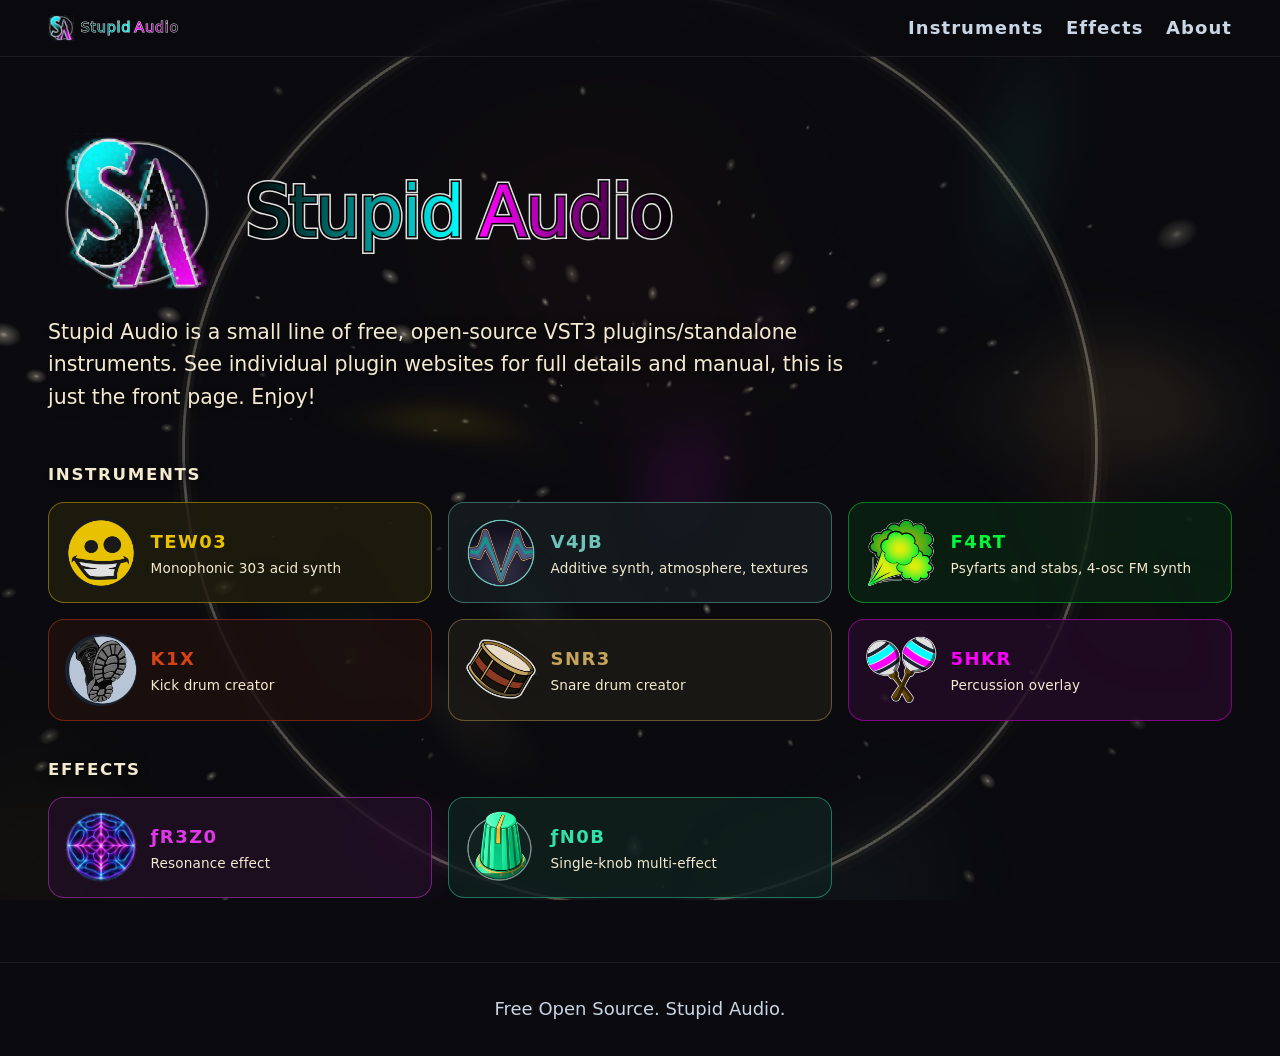
<file: docs/index.html>
<!DOCTYPE html>
<html lang="en">
<head>
  <meta charset="utf-8">
  <meta name="viewport" content="width=device-width, initial-scale=1">
  <title>Stupid Audio — free open source VST3 instruments and effects</title>
  <meta name="description" content="Free open source VST3 plugins: instruments TEW03, K1X, SNR3, 5HKR, V4JB, F4RT, and effects ƒR3Z0, ƒN0B.">
  <meta property="og:type" content="website">
  <meta property="og:site_name" content="Stupid Audio">
  <meta property="og:title" content="Stupid Audio — free open source VST3 instruments and effects">
  <meta property="og:description" content="Free open source VST3 plugins: instruments TEW03, K1X, SNR3, 5HKR, V4JB, F4RT, and effects ƒR3Z0, ƒN0B.">
  <meta property="og:url" content="https://audio.stupid.systems/">
  <meta property="og:image" content="https://audio.stupid.systems/img/ogimage-stupid-audio.png?cachebust=23">
  <meta property="og:image:width" content="1200">
  <meta property="og:image:height" content="630">
  <meta name="twitter:card" content="summary_large_image">
  <meta name="twitter:image" content="https://audio.stupid.systems/img/ogimage-stupid-audio.png?cachebust=23">
  <meta name="theme-color" content="#0b0b0f">
  <link rel="icon" href="img/favicon.ico" sizes="any">
  <link rel="icon" href="img/icon-32.png" type="image/png">
  <link rel="stylesheet" href="https://fonts.cdnfonts.com/css/beyonders">
  <link rel="stylesheet" href="css/style.css?v=49">
  <!-- fx.js paints the animated PixiJS backdrop. The page is complete without it. -->
  <script type="module" src="js/fx.js?v=13"></script>
</head>
<body data-active="top">
  <a class="skip" href="#main">Skip to content</a>

  <!-- One shared WebGL canvas behind everything; decorative only. -->
  <canvas id="fx" aria-hidden="true"></canvas>

  <header>
    <a class="brand" href="#top" aria-label="Stupid Audio">
      <img src="img/icon-32.png" alt="" width="32" height="32">
      <span class="wordmark">
        <span data-text="Stupid"><span class="fill-stupid">Stupid</span></span>
        <span data-text="Audio"><span class="fill-udio">Audio</span></span>
      </span>
    </a>
    <nav aria-label="Site">
      <a href="instruments.html" style="--accent: var(--cream);">Instruments</a>
      <a href="effects.html" style="--accent: var(--cream);">Effects</a>
      <a href="about.html" style="--accent: var(--cream);">About</a>
    </nav>
  </header>

  <main id="main">
    <section class="intro" id="top" data-scene="top">
      <h1 aria-label="Stupid Audio">
        <img src="img/icon.png" alt="" width="288" height="288">
        <span class="wordmark">
          <span data-text="Stupid"><span class="fill-stupid">Stupid</span></span>
          <span data-text="Audio"><span class="fill-udio">Audio</span></span>
        </span>
      </h1>
      <p class="lede">
        Stupid Audio is a small line of free, open-source VST3 plugins/standalone instruments. 
        See individual plugin websites for full details and manual, this is just the front page. Enjoy!
      </p>
        <div class="tile-group">
          <h2>Instruments</h2>
          <ul class="tiles cards">
            <li style="--accent: #e8c200;"><a href="instruments.html#tew03"><img src="img/tew03-logo.png" alt="" width="72" height="72"><span class="tile-copy"><strong class="tile-name">TEW03</strong><span class="tile-blurb">Monophonic 303 acid synth</span></span></a></li>
            <li style="--accent: #6fc3b8;"><a href="instruments.html#v4jb"><img src="img/v4jb-logo.png" alt="" width="72" height="72"><span class="tile-copy"><strong class="tile-name">V4JB</strong><span class="tile-blurb">Additive synth, atmosphere, textures</span></span></a></li>
            <li style="--accent: #02f53a;"><a href="instruments.html#f4rt"><img src="img/f4rt-logo.png" alt="" width="72" height="72"><span class="tile-copy"><strong class="tile-name">F4RT</strong><span class="tile-blurb">Psyfarts and stabs, 4-osc FM synth</span></span></a></li>
            <li style="--accent: #d94214;"><a href="instruments.html#k1x"><img src="img/k1x-logo.png" alt="" width="72" height="72"><span class="tile-copy"><strong class="tile-name">K1X</strong><span class="tile-blurb">Kick drum creator</span></span></a></li>
            <li style="--accent: #c4a35a;"><a href="instruments.html#snr3"><img src="img/snr3-logo.png" alt="" width="72" height="72"><span class="tile-copy"><strong class="tile-name">SNR3</strong><span class="tile-blurb">Snare drum creator</span></span></a></li>
            <li style="--accent: #ff00ff;"><a href="instruments.html#5hkr"><img src="img/5hkr-logo.png" alt="" width="72" height="72"><span class="tile-copy"><strong class="tile-name">5HKR</strong><span class="tile-blurb">Percussion overlay</span></span></a></li>
          </ul>
        </div>
        <div class="tile-group">
          <h2>Effects</h2>
          <ul class="tiles cards">
            <li style="--accent: #E038E9;"><a href="effects.html#fr3z0"><img src="img/fr3z0-logo.png" alt="" width="72" height="72"><span class="tile-copy"><strong class="tile-name">&fnof;R3Z0</strong><span class="tile-blurb">Resonance effect</span></span></a></li>
            <li style="--accent: #35e0a6;"><a href="effects.html#fn0b"><img src="img/fn0b-logo.png" alt="" width="72" height="72"><span class="tile-copy"><strong class="tile-name">&fnof;N0B</strong><span class="tile-blurb">Single-knob multi-effect</span></span></a></li>
          </ul>
        </div>
    </section>
  </main>

  <footer>
    <p>Free Open Source. Stupid Audio.</p>
  </footer>

  <script>
    // Old catalog hashes lived on this page. Send them to the right list.
    if (/^#(tew03|k1x|snr3|5hkr|v4jb|f4rt)$/.test(location.hash)) {
      location.replace("instruments.html" + location.hash);
    } else if (/^#(fr3z0|fn0b)$/.test(location.hash)) {
      location.replace("effects.html" + location.hash);
    }
  </script>
</body>
</html>
</file>
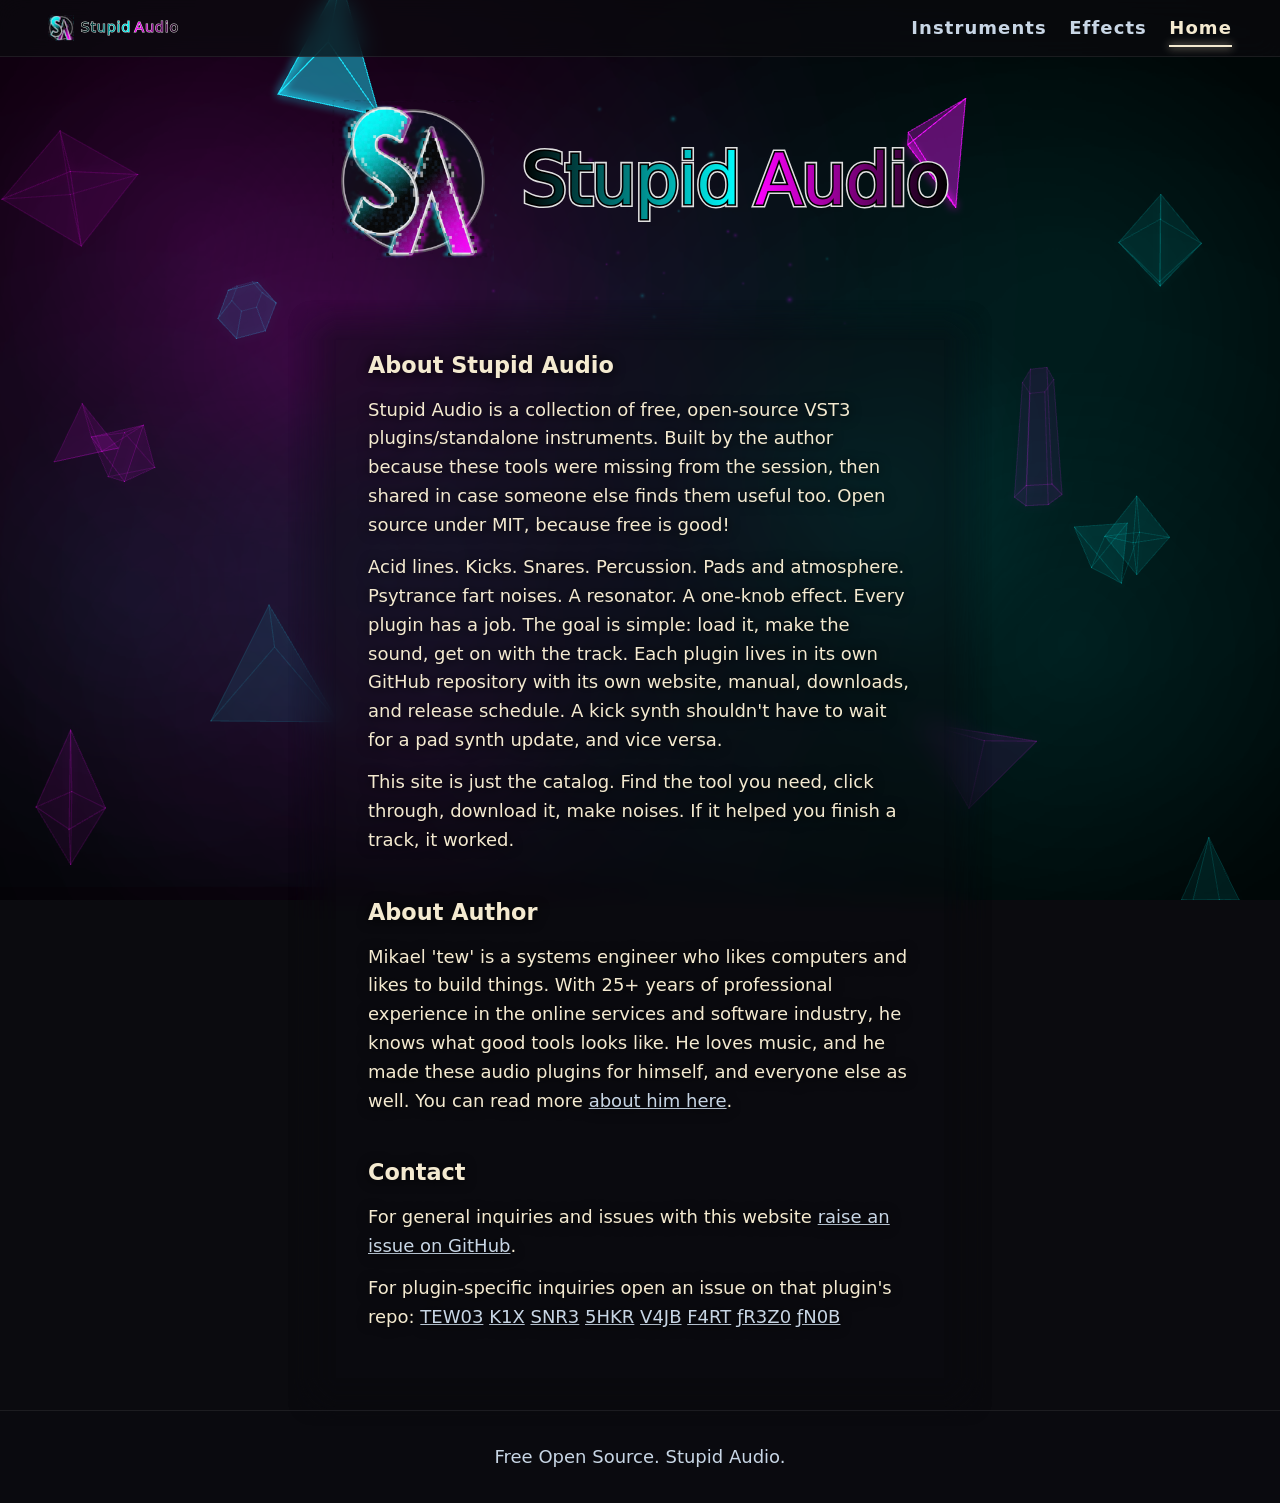
<file: docs/about.html>
<!DOCTYPE html>
<html lang="en">

<head>
  <meta charset="utf-8">
  <meta name="viewport" content="width=device-width, initial-scale=1">
  <title>About — Stupid Audio</title>
  <meta name="description"
    content="About Stupid Audio: free open source VST3 instruments and effects, the author, and how to get in touch.">
  <meta property="og:type" content="website">
  <meta property="og:site_name" content="Stupid Audio">
  <meta property="og:title" content="About — Stupid Audio">
  <meta property="og:description"
    content="About Stupid Audio: free open source VST3 instruments and effects, the author, and how to get in touch.">
  <meta property="og:url" content="https://audio.stupid.systems/about.html">
  <meta property="og:image" content="https://audio.stupid.systems/img/ogimage-stupid-audio.png?cachebust=23">
  <meta property="og:image:width" content="1200">
  <meta property="og:image:height" content="630">
  <meta name="twitter:card" content="summary_large_image">
  <meta name="twitter:image" content="https://audio.stupid.systems/img/ogimage-stupid-audio.png?cachebust=23">
  <meta name="theme-color" content="#0b0b0f">
  <link rel="icon" href="img/favicon.ico" sizes="any">
  <link rel="icon" href="img/icon-32.png" type="image/png">
  <link rel="stylesheet" href="https://fonts.cdnfonts.com/css/beyonders">
  <link rel="stylesheet" href="css/style.css?v=49">
  <!-- about-fx.js paints the animated PixiJS backdrop. The page is complete without it. -->
  <script type="module" src="js/about-fx.js?v=3"></script>
</head>

<body>
  <a class="skip" href="#main">Skip to content</a>

  <!-- One shared WebGL canvas behind everything; decorative only. -->
  <canvas id="fx" aria-hidden="true"></canvas>

  <header>
    <a class="brand" href="index.html" aria-label="Stupid Audio">
      <img src="img/icon-32.png" alt="" width="32" height="32">
      <span class="wordmark">
        <span data-text="Stupid"><span class="fill-stupid">Stupid</span></span>
        <span data-text="Audio"><span class="fill-udio">Audio</span></span>
      </span>
    </a>
    <nav aria-label="Site">
      <a href="instruments.html" style="--accent: var(--cream);">Instruments</a>
      <a href="effects.html" style="--accent: var(--cream);">Effects</a>
      <a class="active" href="index.html" style="--accent: var(--cream);">Home</a>
    </nav>
  </header>

  <div class="mast">
    <h1 aria-label="Stupid Audio">
      <img src="img/icon.png" alt="" width="288" height="288">
      <span class="wordmark">
        <span data-text="Stupid"><span class="fill-stupid">Stupid</span></span>
        <span data-text="Audio"><span class="fill-udio">Audio</span></span>
      </span>
    </h1>
  </div>

  <main id="main" class="about">
    <section>
      <h2>About Stupid Audio</h2>
      <p>
        Stupid Audio is a collection of free, open-source VST3 plugins/standalone instruments.
        Built by the author because these tools were missing from the session, then shared in case someone else finds
        them useful too.
        Open source under MIT, because free is good!
      </p>
      <p>
        Acid lines. Kicks. Snares. Percussion. Pads and atmosphere. Psytrance fart noises. A resonator. A one-knob effect. Every plugin has a job.
        The goal is simple: load it, make the sound, get on with the track.
        Each plugin lives in its own GitHub repository with its own website, manual, downloads, and release schedule.
        A kick synth shouldn't have to wait for a pad synth update, and vice versa.
      </p>
      <p>
        This site is just the catalog.
        Find the tool you need, click through, download it, make noises.
        If it helped you finish a track, it worked.
      </p>
    </section>

    <section>
      <h2>About Author</h2>
      <p>
        Mikael 'tew' is a systems engineer who likes computers and likes to build things.
        With 25+ years of professional experience in the online services and software industry, he knows what good tools
        looks like.
        He loves music, and he made these audio plugins for himself, and everyone else as well.
        You can read more <a href="https://stupid.systems">about him here</a>.
      </p>
    </section>

    <section>
      <h2>Contact</h2>
      <p>For general inquiries and issues with this website <a
          href="https://github.com/iamtew/Stupid-Audio/issues">raise an issue on GitHub</a>.</p>
      <p>For plugin-specific inquiries open an issue on that plugin's repo:
        <a href="https://github.com/iamtew/TEW03/issues">TEW03</a>
        <a href="https://github.com/iamtew/K1X/issues">K1X</a>
        <a href="https://github.com/iamtew/SNR3/issues">SNR3</a>
        <a href="https://github.com/iamtew/5HKR/issues">5HKR</a>
        <a href="https://github.com/iamtew/V4JB/issues">V4JB</a>
        <a href="https://github.com/iamtew/F4RT/issues">F4RT</a>
        <a href="https://github.com/iamtew/fR3Z0/issues">&fnof;R3Z0</a>
        <a href="https://github.com/iamtew/fN0B/issues">&fnof;N0B</a>
      </p>

    </section>
  </main>

  <footer>
    <p>Free Open Source. Stupid Audio.</p>
  </footer>
</body>

</html>
</file>
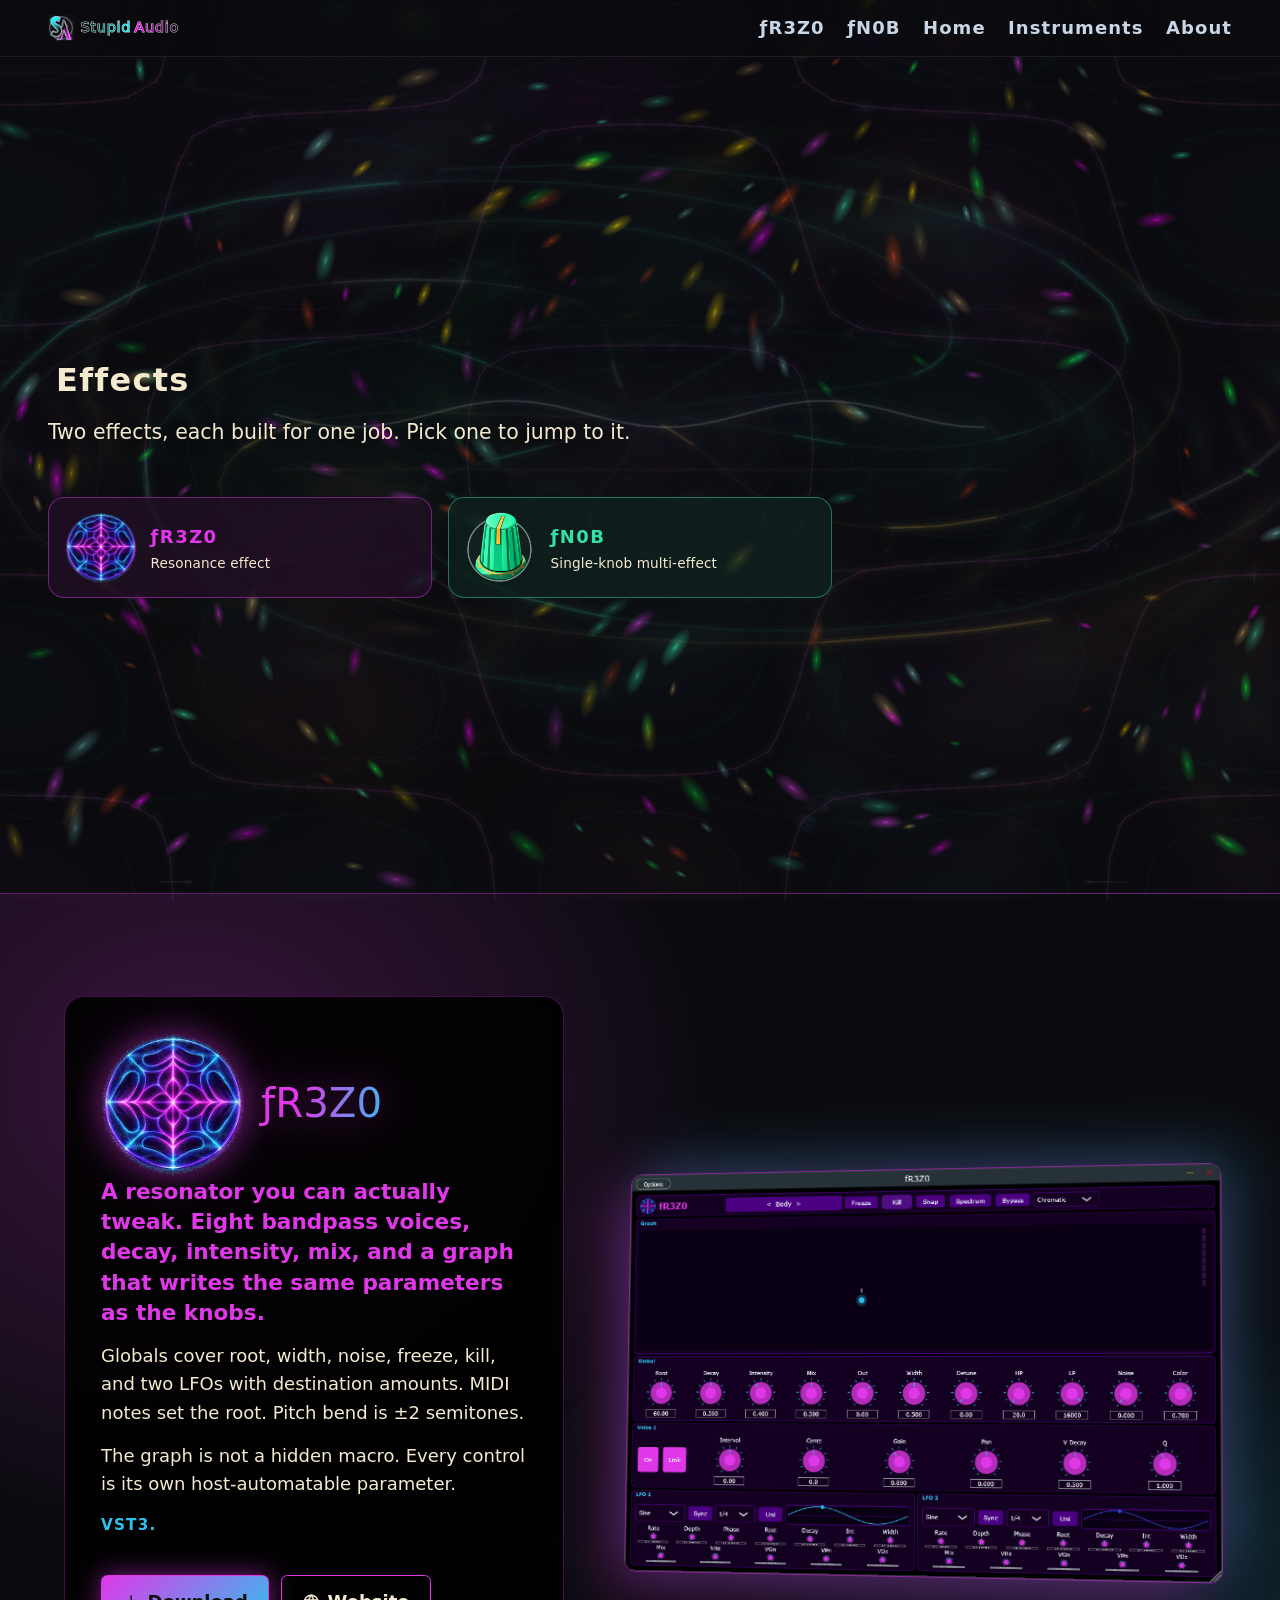
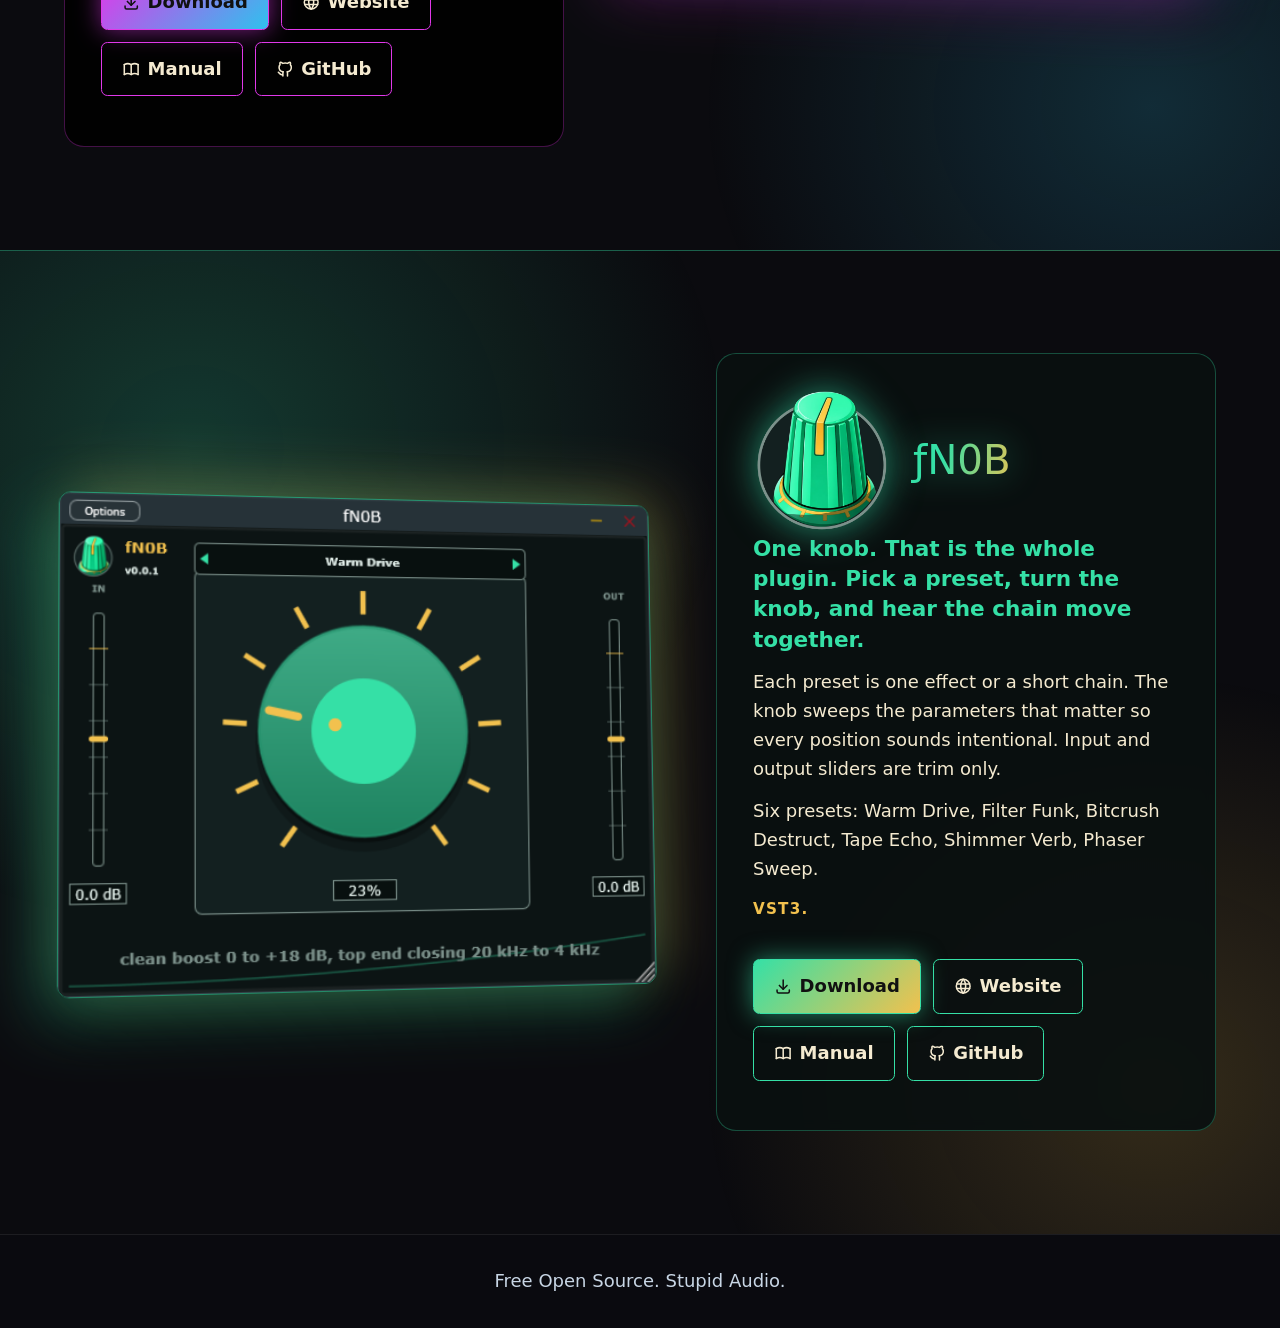
<file: docs/effects.html>
<!DOCTYPE html>
<html lang="en">
<head>
  <meta charset="utf-8">
  <meta name="viewport" content="width=device-width, initial-scale=1">
  <title>Effects — Stupid Audio</title>
  <meta name="description" content="Stupid Audio effects: ƒR3Z0 and ƒN0B. Free open source VST3.">
  <meta property="og:type" content="website">
  <meta property="og:site_name" content="Stupid Audio">
  <meta property="og:title" content="Effects — Stupid Audio">
  <meta property="og:description" content="Stupid Audio effects: ƒR3Z0 and ƒN0B. Free open source VST3.">
  <meta property="og:url" content="https://audio.stupid.systems/effects.html">
  <meta property="og:image" content="https://audio.stupid.systems/img/ogimage-stupid-audio.png?cachebust=23">
  <meta property="og:image:width" content="1200">
  <meta property="og:image:height" content="630">
  <meta name="twitter:card" content="summary_large_image">
  <meta name="twitter:image" content="https://audio.stupid.systems/img/ogimage-stupid-audio.png?cachebust=23">
  <meta name="theme-color" content="#0b0b0f">
  <link rel="icon" href="img/favicon.ico" sizes="any">
  <link rel="icon" href="img/icon-32.png" type="image/png">
  <link rel="stylesheet" href="https://fonts.cdnfonts.com/css/beyonders">
  <link rel="stylesheet" href="css/style.css?v=49">
  <!-- fx.js paints the animated PixiJS backdrop. The page is complete without it. -->
  <script type="module" src="js/fx.js?v=13"></script>
</head>
<body data-active="top">
  <a class="skip" href="#main">Skip to content</a>

  <!-- One shared WebGL canvas behind everything; decorative only. -->
  <canvas id="fx" aria-hidden="true"></canvas>

  <header>
    <a class="brand" href="index.html" aria-label="Stupid Audio">
      <img src="img/icon-32.png" alt="" width="32" height="32">
      <span class="wordmark">
        <span data-text="Stupid"><span class="fill-stupid">Stupid</span></span>
        <span data-text="Audio"><span class="fill-udio">Audio</span></span>
      </span>
    </a>
    <nav aria-label="Plugins">
      <a href="#fr3z0" style="--accent: #E038E9;">&fnof;R3Z0</a>
      <a href="#fn0b" style="--accent: #35e0a6;">&fnof;N0B</a>
      <a href="index.html" style="--accent: var(--cream);">Home</a>
      <a href="instruments.html" style="--accent: var(--cream);">Instruments</a>
      <a href="about.html" style="--accent: var(--cream);">About</a>
    </nav>
  </header>

  <main id="main">
    <section class="intro short" id="top" data-scene="catalog">
      <h1 aria-label="Effects">Effects</h1>
      <p class="lede">
        Two effects, each built for one job. Pick one to jump to it.
      </p>
      <ul class="tiles cards">
        <li style="--accent: #E038E9;"><a href="#fr3z0"><img src="img/fr3z0-logo.png" alt="" width="72" height="72"><span class="tile-copy"><strong class="tile-name">&fnof;R3Z0</strong><span class="tile-blurb">Resonance effect</span></span></a></li>
        <li style="--accent: #35e0a6;"><a href="#fn0b"><img src="img/fn0b-logo.png" alt="" width="72" height="72"><span class="tile-copy"><strong class="tile-name">&fnof;N0B</strong><span class="tile-blurb">Single-knob multi-effect</span></span></a></li>
      </ul>
    </section>

    <article class="plugin" id="fr3z0" data-scene="fr3z0" style="--accent: #E038E9; --accent2: #2FC1EE; --bg: #000000;">
      <div class="copy">
        <img class="logo" src="img/fr3z0-logo.png" alt="" width="144" height="144">
        <h2>&fnof;R3Z0</h2>
        <p class="tagline">A resonator you can actually tweak. Eight bandpass voices, decay, intensity, mix, and a graph that writes the same parameters as the knobs.</p>
        <p>Globals cover root, width, noise, freeze, kill, and two LFOs with destination amounts. MIDI notes set the root. Pitch bend is ±2 semitones.</p>
        <p>The graph is not a hidden macro. Every control is its own host-automatable parameter.</p>
        <p class="meta">VST3.</p>
        <p class="actions">
          <a class="download" href="https://github.com/iamtew/fR3Z0/releases/latest"><svg class="icon" aria-hidden="true"><use href="img/icons.svg#download"></use></svg>Download</a>
          <a href="https://iamtew.github.io/fR3Z0/"><svg class="icon" aria-hidden="true"><use href="img/icons.svg#world"></use></svg>Website</a>
          <a href="https://iamtew.github.io/fR3Z0/docs.html"><svg class="icon" aria-hidden="true"><use href="img/icons.svg#book"></use></svg>Manual</a>
          <a href="https://github.com/iamtew/fR3Z0"><svg class="icon" aria-hidden="true"><use href="img/icons.svg#github"></use></svg>GitHub</a>
        </p>
      </div>
      <figure class="frame"><img class="shot" src="img/fr3z0-shot.png" alt="ƒR3Z0 editor: resonator graph and knobs" loading="lazy"></figure>
    </article>

    <article class="plugin" id="fn0b" data-scene="fn0b" style="--accent: #35e0a6; --accent2: #f2c14e; --bg: #0c1414;">
      <div class="copy">
        <img class="logo" src="img/fn0b-logo.png" alt="" width="144" height="144">
        <h2>&fnof;N0B</h2>
        <p class="tagline">One knob. That is the whole plugin. Pick a preset, turn the knob, and hear the chain move together.</p>
        <p>Each preset is one effect or a short chain. The knob sweeps the parameters that matter so every position sounds intentional. Input and output sliders are trim only.</p>
        <p>Six presets: Warm Drive, Filter Funk, Bitcrush Destruct, Tape Echo, Shimmer Verb, Phaser Sweep.</p>
        <p class="meta">VST3.</p>
        <p class="actions">
          <a class="download" href="https://github.com/iamtew/fN0B/releases/latest"><svg class="icon" aria-hidden="true"><use href="img/icons.svg#download"></use></svg>Download</a>
          <a href="https://iamtew.github.io/fN0B/"><svg class="icon" aria-hidden="true"><use href="img/icons.svg#world"></use></svg>Website</a>
          <a href="https://iamtew.github.io/fN0B/docs.html"><svg class="icon" aria-hidden="true"><use href="img/icons.svg#book"></use></svg>Manual</a>
          <a href="https://github.com/iamtew/fN0B"><svg class="icon" aria-hidden="true"><use href="img/icons.svg#github"></use></svg>GitHub</a>
        </p>
      </div>
      <figure class="frame"><img class="shot" src="img/fn0b-shot.png" alt="ƒN0B: the knob and preset list" loading="lazy"></figure>
    </article>
  </main>

  <footer>
    <p>Free Open Source. Stupid Audio.</p>
  </footer>

  <dialog id="dl" class="dl-dialog" aria-labelledby="dl-title">
    <button type="button" class="dl-close" data-dl-close aria-label="Close">
      <svg class="icon" aria-hidden="true"><use href="img/icons.svg#close"></use></svg>
    </button>
    <h2 id="dl-title">Download</h2>
    <div class="dl-kind">
      <p>The Windows installer is the easy path. It can put the VST3, the standalone app, or both on the machine, and it adds a Start menu shortcut for the app.</p>
      <div class="dl-row" data-kind="installer" hidden>
        <a class="download os" data-os="win" hidden>
          <svg class="icon" aria-hidden="true"><use href="img/icons.svg#windows"></use></svg>
          Windows installer
        </a>
      </div>
    </div>
    <div class="dl-kind">
      <p>The VST3 zip is just the plugin. Drop it where your DAW looks for VST3s. Mac builds are ad-hoc signed. The first launch may need a right-click and Open so Gatekeeper lets it through.</p>
      <div class="dl-row" data-kind="vst3" hidden>
        <a class="download os" data-os="win" hidden>
          <svg class="icon" aria-hidden="true"><use href="img/icons.svg#windows"></use></svg>
          Windows
        </a>
        <a class="download os" data-os="linux" hidden>
          <svg class="icon tux" aria-hidden="true"><use href="img/icons.svg#linux"></use></svg>
          Linux
        </a>
        <a class="download os" data-os="mac" hidden>
          <svg class="icon" aria-hidden="true"><use href="img/icons.svg#apple"></use></svg>
          macOS
        </a>
      </div>
    </div>
    <div class="dl-kind">
      <p>The standalone zip is the app, no DAW required. Same first-launch step on Mac. Linux wants the usual system ALSA, FreeType, fontconfig, and X11 libraries.</p>
      <div class="dl-row" data-kind="standalone" hidden>
        <a class="download os" data-os="win" hidden>
          <svg class="icon" aria-hidden="true"><use href="img/icons.svg#windows"></use></svg>
          Windows
        </a>
        <a class="download os" data-os="linux" hidden>
          <svg class="icon tux" aria-hidden="true"><use href="img/icons.svg#linux"></use></svg>
          Linux
        </a>
        <a class="download os" data-os="mac" hidden>
          <svg class="icon" aria-hidden="true"><use href="img/icons.svg#apple"></use></svg>
          macOS
        </a>
      </div>
    </div>
    <img class="dl-logo" alt="" width="192" height="192">
  </dialog>

  <script>
    // External sprite refs fail in some browsers. Inline the sheet, then point <use> at the local id.
    fetch("img/icons.svg?v=5")
      .then(function (res) { return res.ok ? res.text() : ""; })
      .then(function (text) {
        if (!text) return;
        var wrap = document.createElement("div");
        wrap.innerHTML = text;
        var sprite = wrap.firstElementChild;
        if (!sprite) return;
        sprite.setAttribute("aria-hidden", "true");
        sprite.style.cssText = "position:absolute;width:0;height:0;overflow:hidden";
        document.body.insertBefore(sprite, document.body.firstChild);
        document.querySelectorAll("use").forEach(function (node) {
          var href = node.getAttribute("href") || "";
          var hashAt = href.indexOf("#");
          if (hashAt > 0) node.setAttribute("href", href.slice(hashAt));
        });
      });

    // Same names as the plugin sites. Bare *-win-x64.msi is an installer too.
    var FILE = /-(win|linux|mac)-[^-]+-(installer|vst3|standalone)(?:\.zip|\.msi)$/i;
    var MSI = /-(win|linux|mac)-[^-]+\.msi$/i;
    var dialog = document.getElementById("dl");
    var cache = Object.create(null);
    var opening = 0;

    function parseAsset(name) {
      var named = name.match(FILE);
      if (named) return { os: named[1].toLowerCase(), kind: named[2].toLowerCase() };
      var msi = name.match(MSI);
      if (msi) return { os: msi[1].toLowerCase(), kind: "installer" };
      return null;
    }

    function resetLinks() {
      dialog.querySelectorAll("a[data-os]").forEach(function (a) {
        a.hidden = true;
        a.removeAttribute("href");
      });
      dialog.querySelectorAll(".dl-row").forEach(function (row) { row.hidden = true; });
    }

    function fill(repo, data) {
      var base = "https://github.com/iamtew/" + repo + "/releases/download/" + data.tag + "/";
      data.files.forEach(function (name) {
        var parsed = parseAsset(name);
        if (!parsed) return;
        var link = dialog.querySelector('[data-kind="' + parsed.kind + '"] a[data-os="' + parsed.os + '"]');
        if (!link) return;
        link.href = base + encodeURIComponent(name);
        link.hidden = false;
      });
      dialog.querySelectorAll(".dl-row").forEach(function (row) {
        if (row.querySelector("a[href]")) row.hidden = false;
      });
    }

    function loadRelease(repo) {
      if (cache[repo]) return Promise.resolve(cache[repo]);
      return fetch("https://iamtew.github.io/" + repo + "/releases.json")
        .then(function (res) { if (!res.ok) throw new Error("http"); return res.json(); })
        .then(function (data) {
          if (!data || !data.tag || !Array.isArray(data.files)) throw new Error("shape");
          cache[repo] = data;
          return data;
        });
    }

    if (dialog) {
      dialog.querySelectorAll("[data-dl-close]").forEach(function (btn) {
        btn.addEventListener("click", function () { dialog.close(); });
      });
      dialog.addEventListener("click", function (event) {
        if (event.target === dialog) dialog.close();
      });

      document.querySelectorAll(".actions .download").forEach(function (btn) {
        btn.addEventListener("click", function (event) {
          var article = btn.closest(".plugin");
          var repo = (btn.getAttribute("href") || "").match(/github\.com\/iamtew\/([^/]+)/);
          if (!article || !repo) return;
          event.preventDefault();
          var token = ++opening;
          var fallback = btn.href;
          var name = repo[1];
          loadRelease(name).then(function (data) {
            if (token !== opening) return;
            resetLinks();
            dialog.style.setProperty("--accent", article.style.getPropertyValue("--accent").trim());
            dialog.style.setProperty("--accent2", article.style.getPropertyValue("--accent2").trim());
            dialog.querySelector("#dl-title").textContent = "Download " + article.querySelector("h2").textContent;
            dialog.querySelector(".dl-logo").src = article.querySelector(".logo").src;
            fill(name, data);
            if (!dialog.querySelector("a[data-os][href]")) throw new Error("empty");
            dialog.showModal();
          }).catch(function () {
            if (token !== opening) return;
            window.location.href = fallback;
          });
        });
      });
    }
  </script>
</body>
</html>
</file>
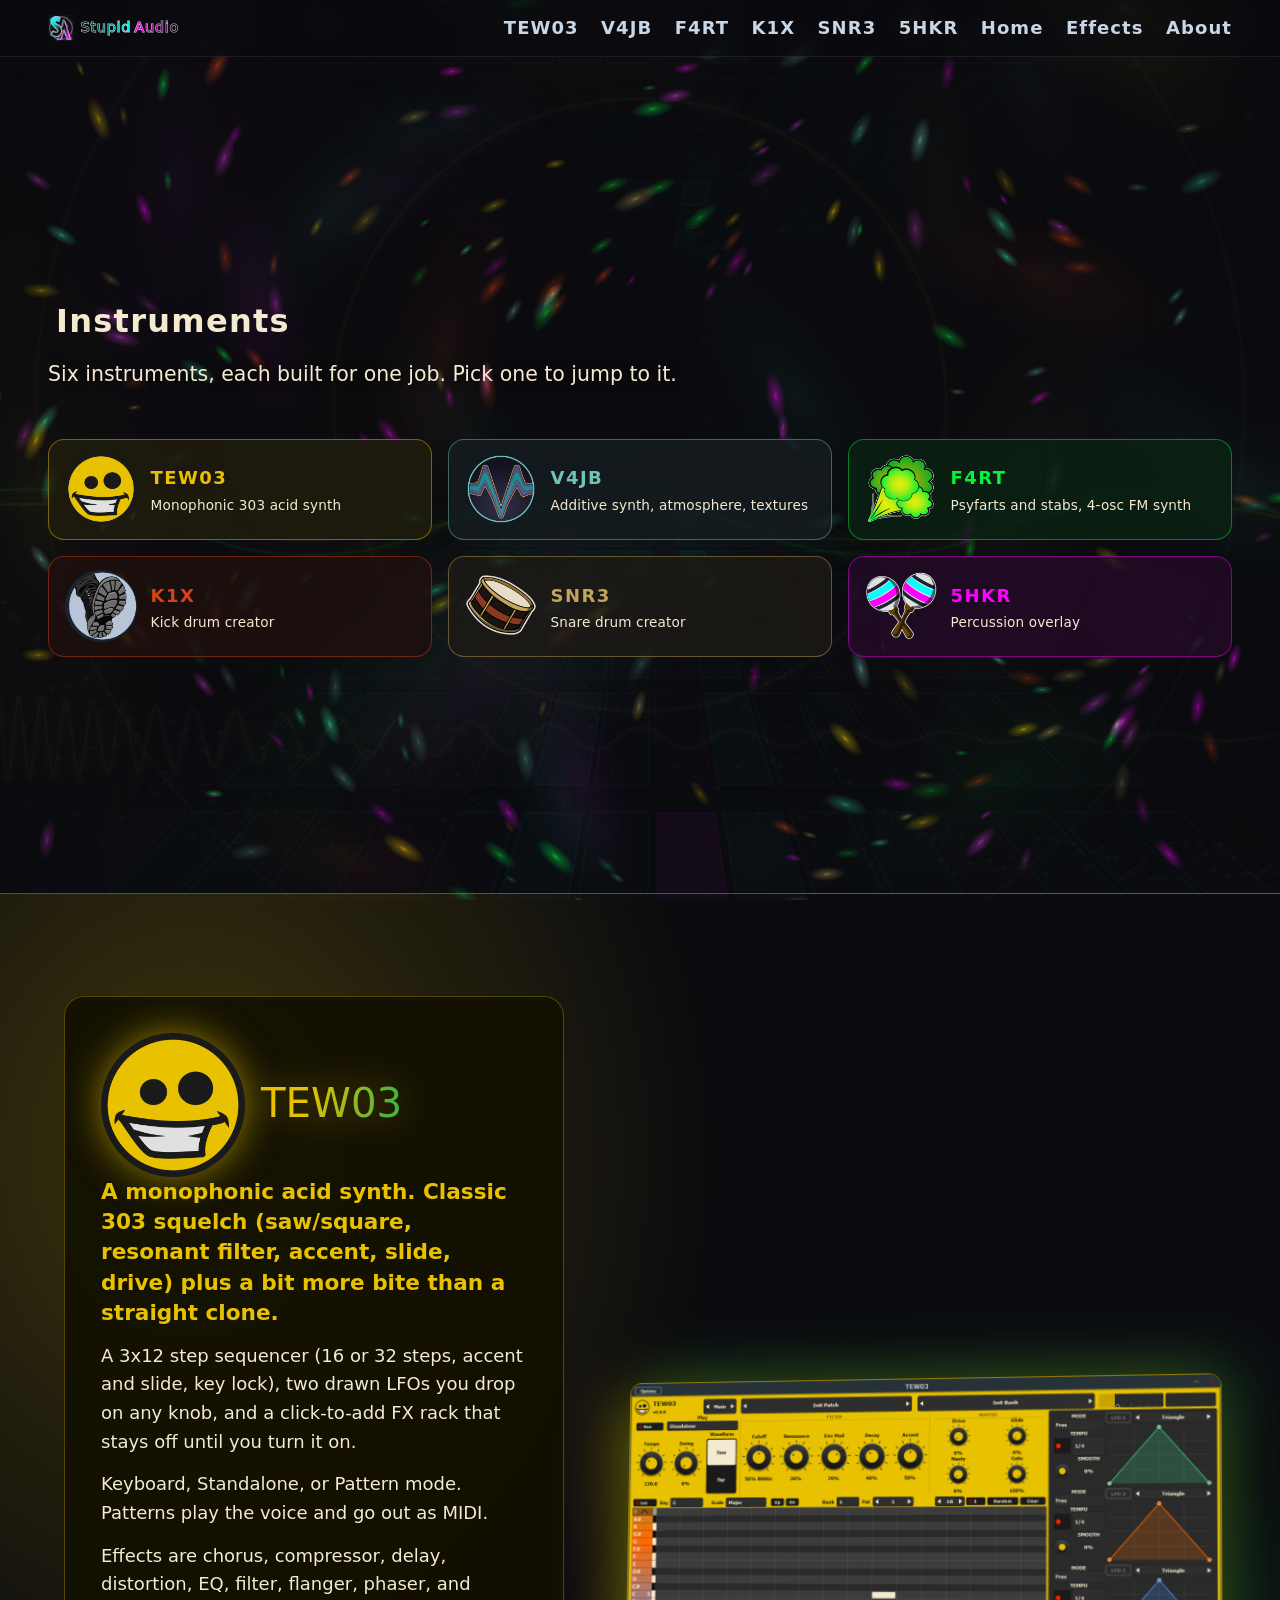
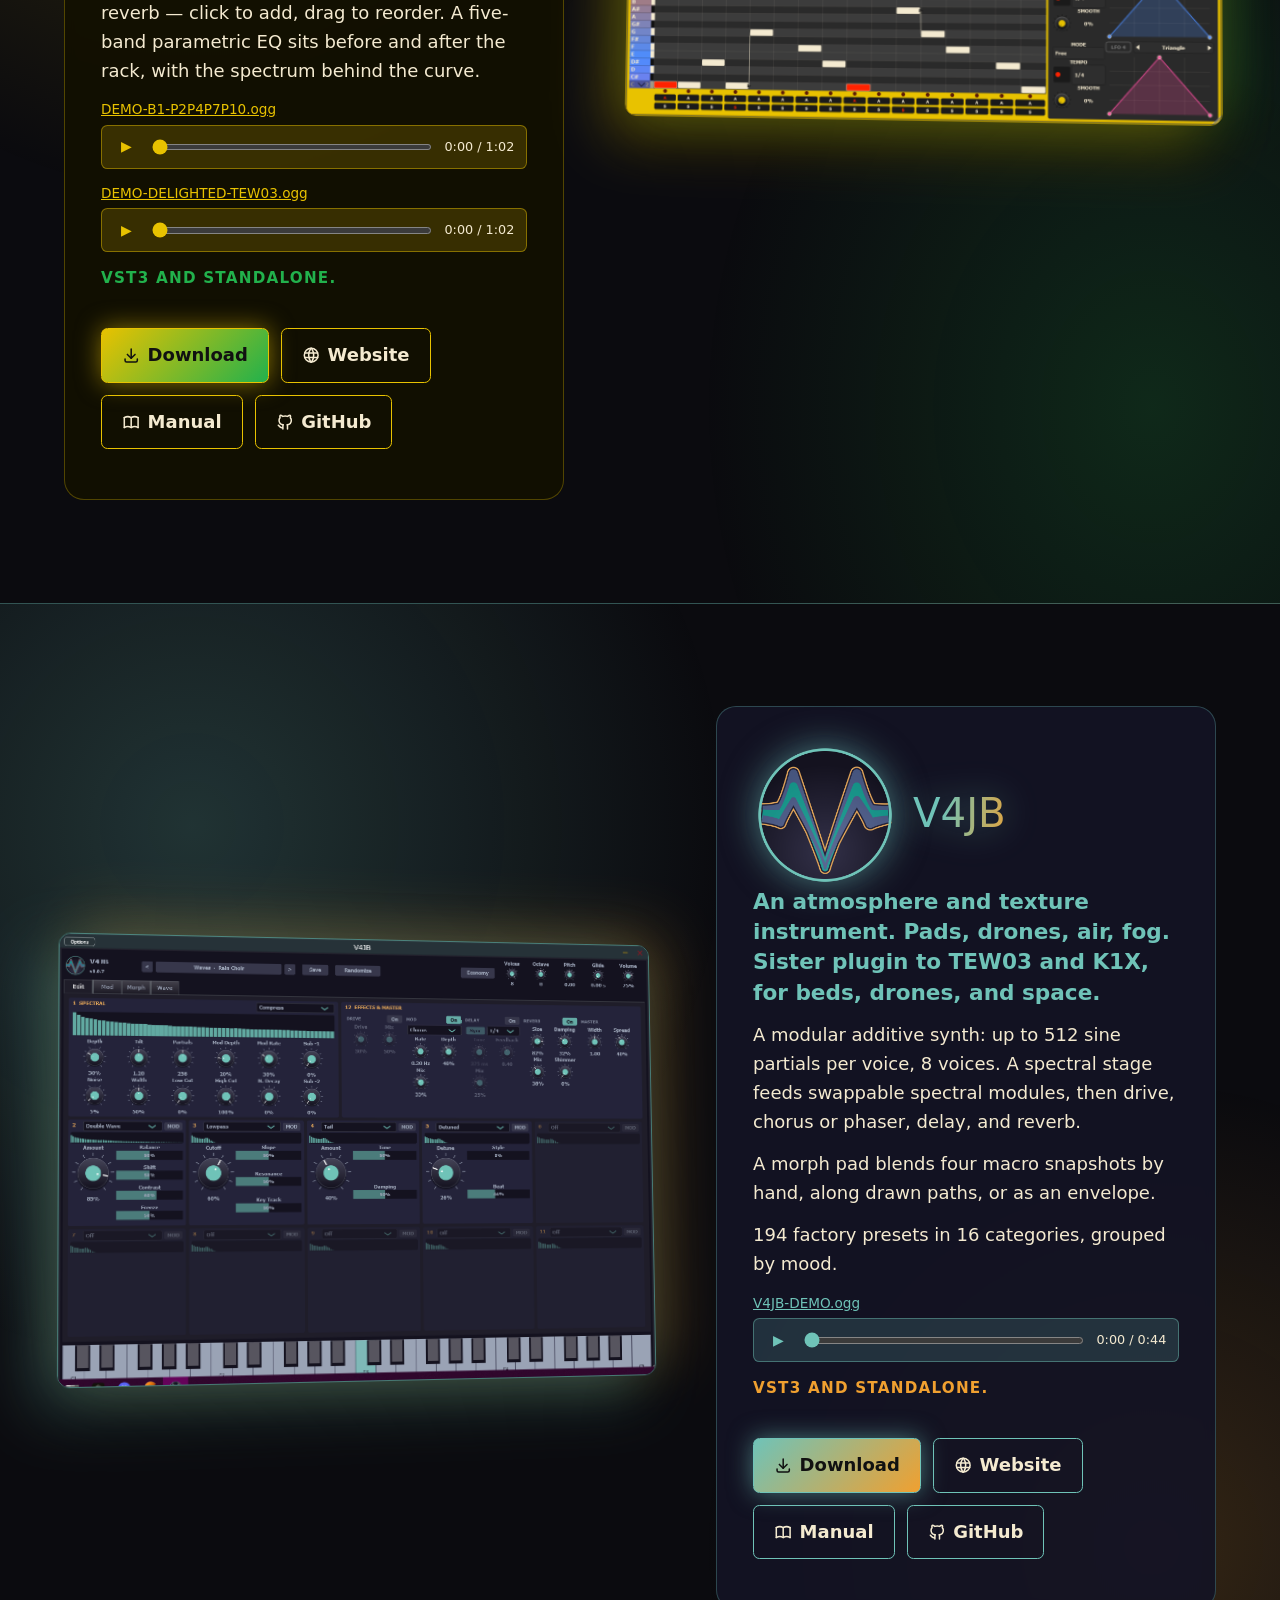
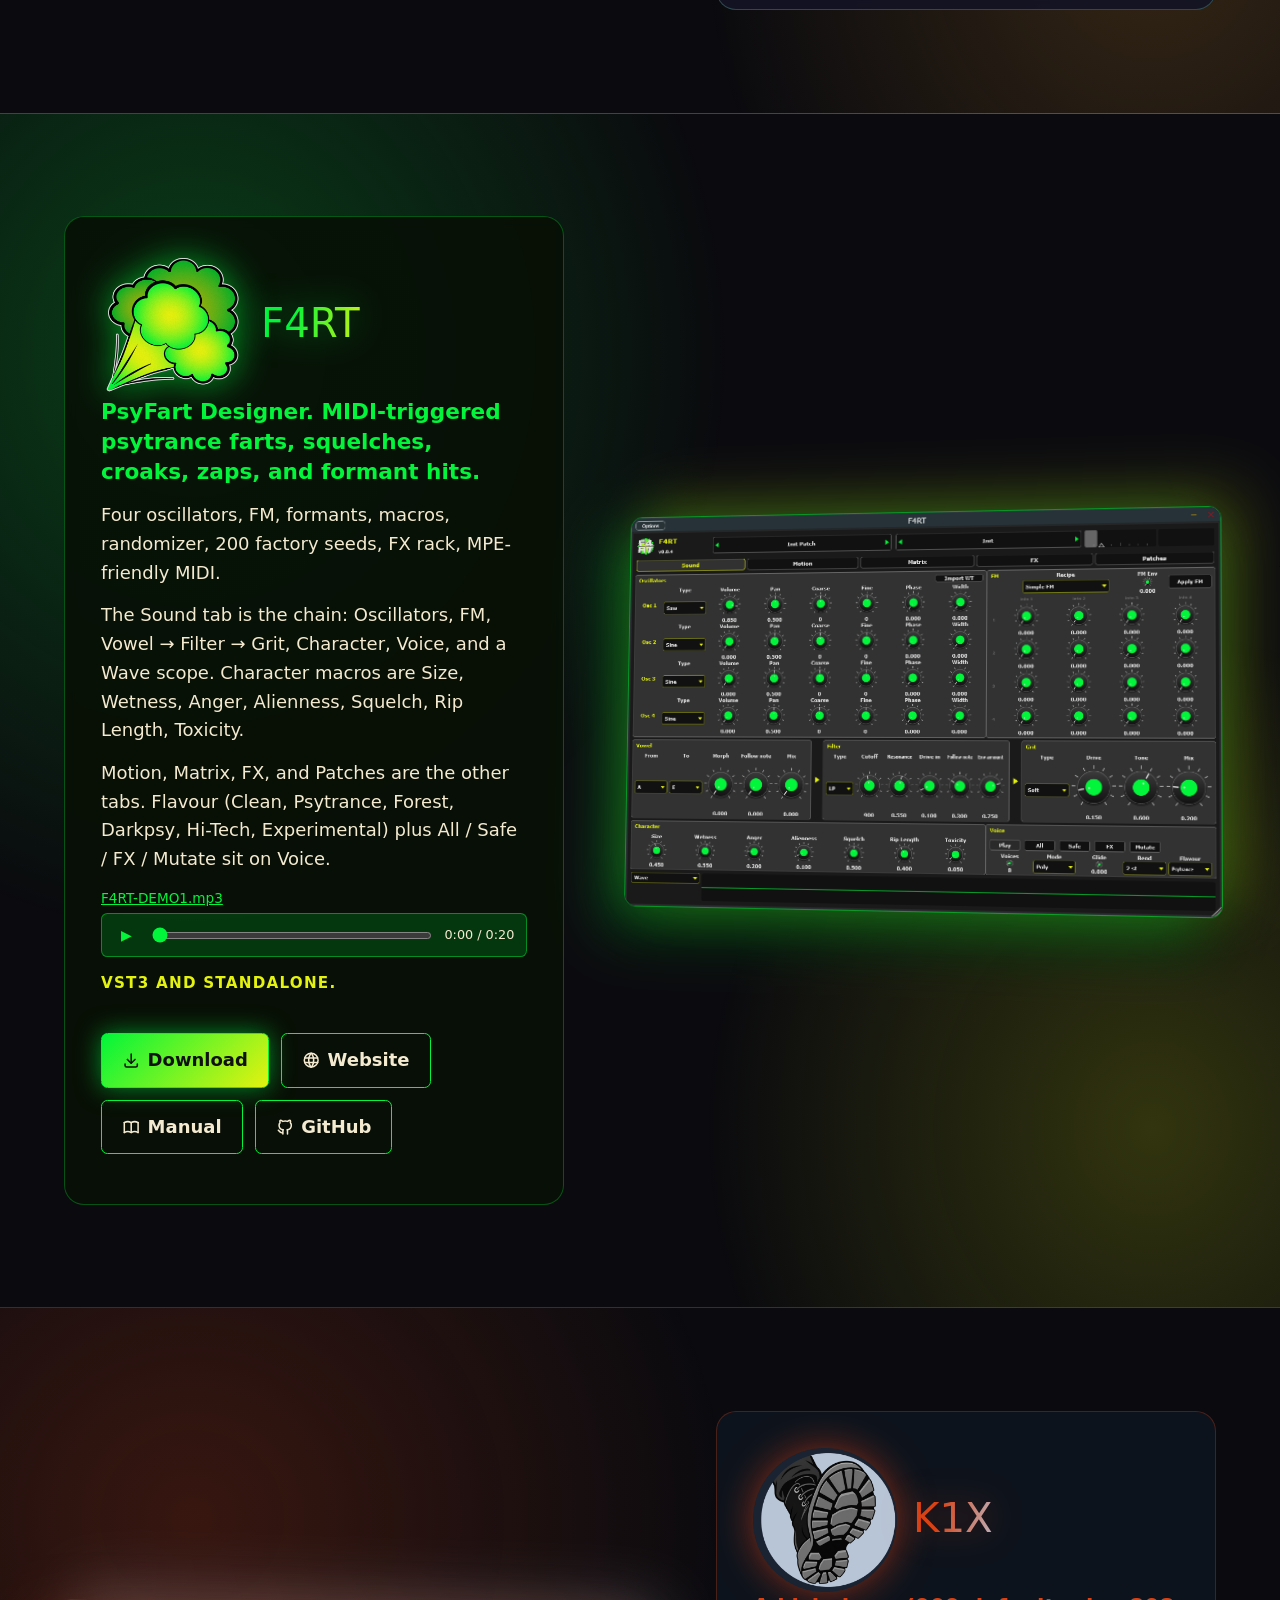
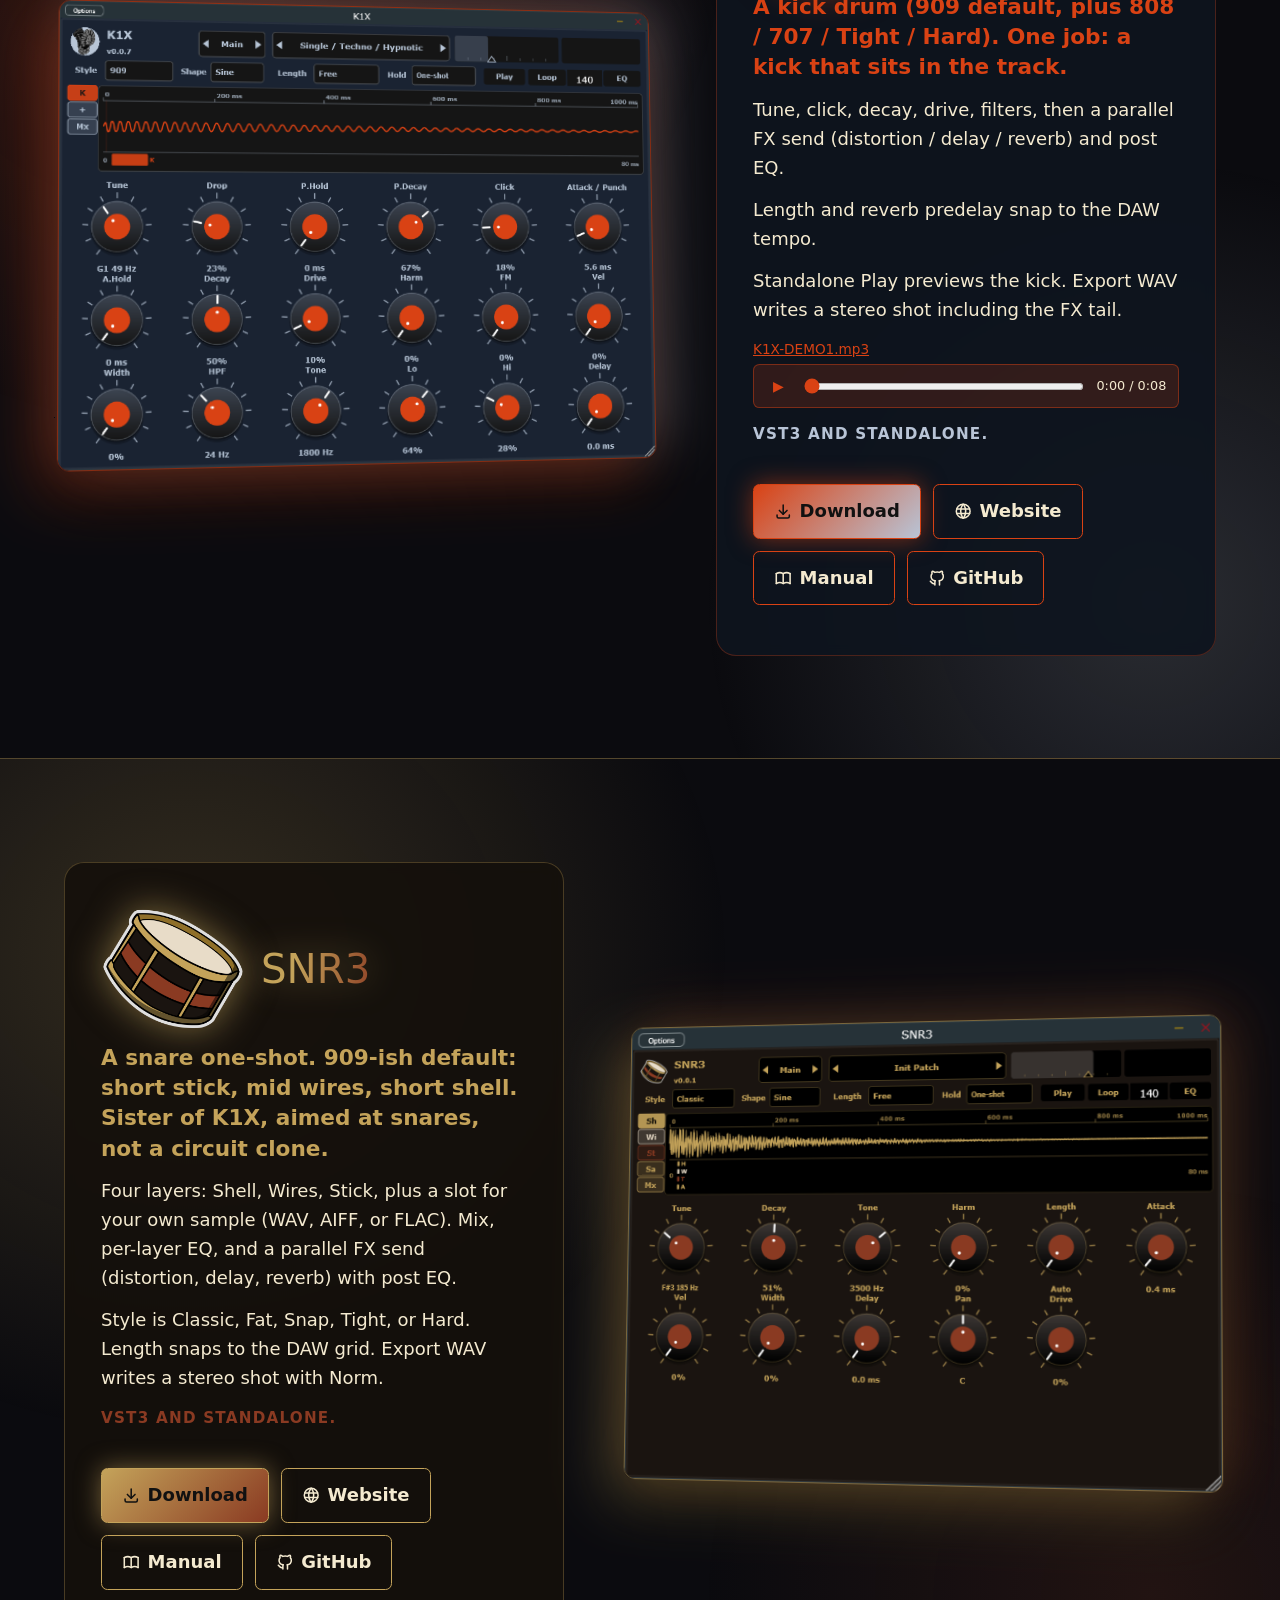
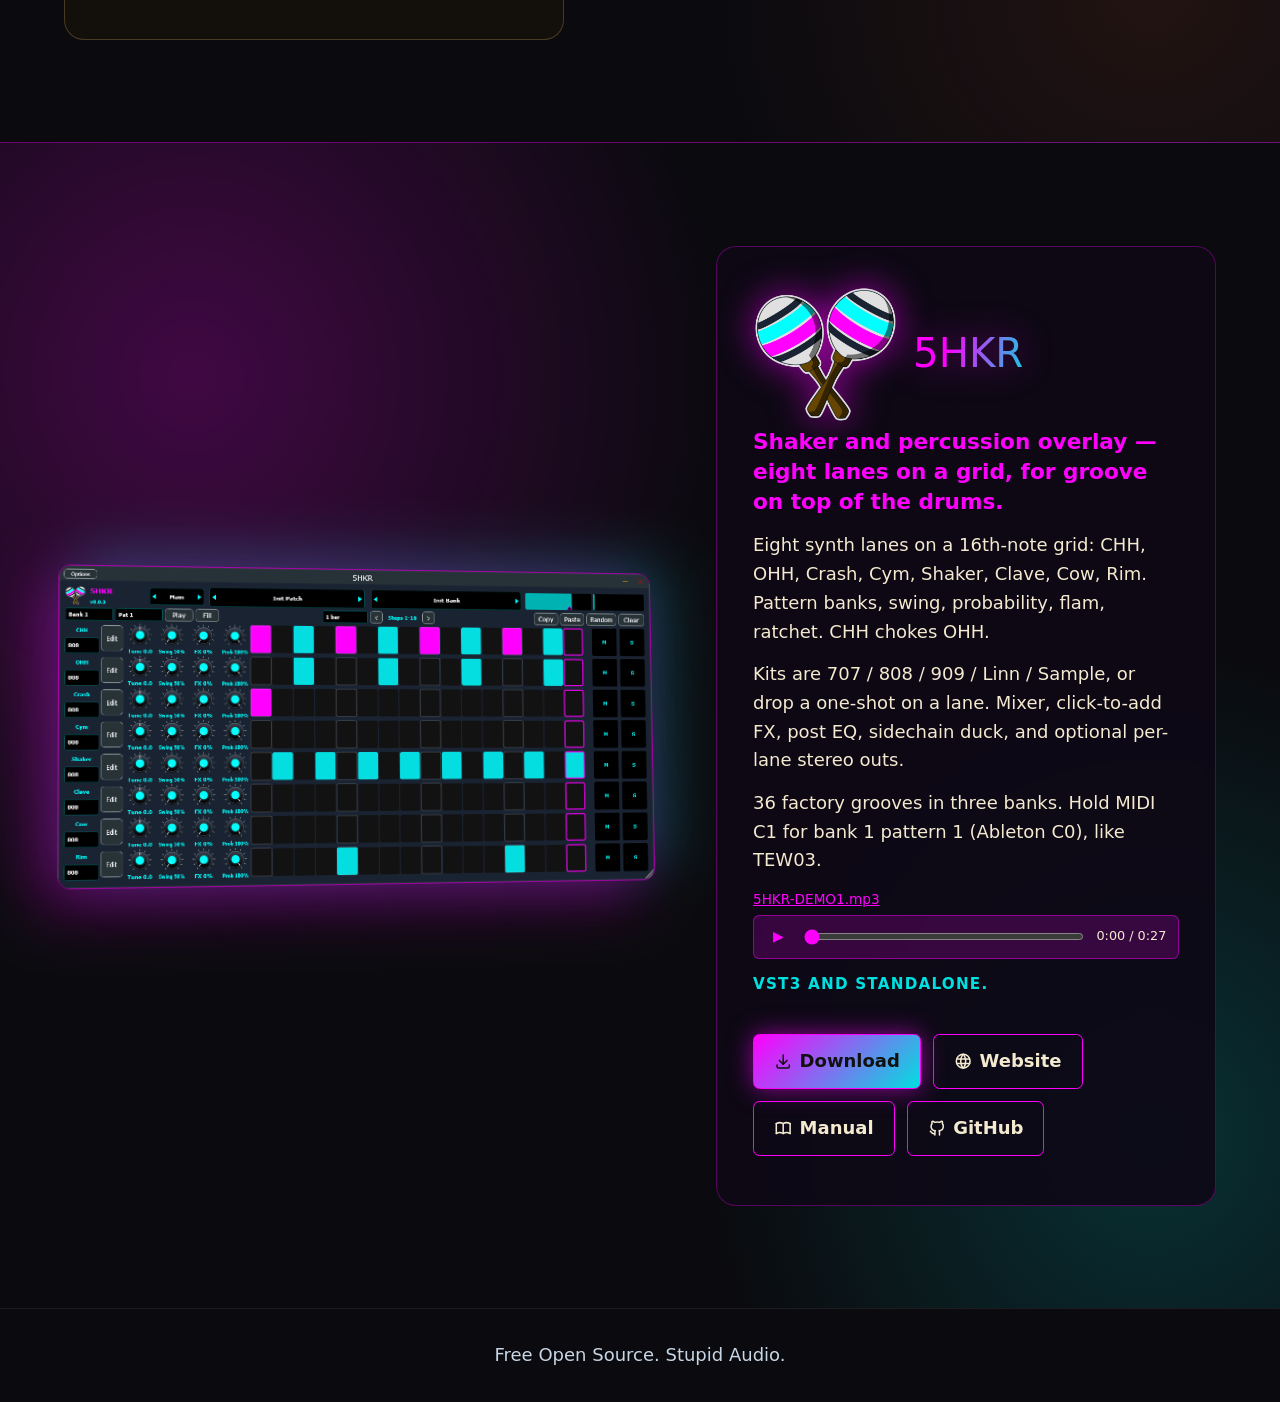
<file: docs/instruments.html>
<!DOCTYPE html>
<html lang="en">
<head>
  <meta charset="utf-8">
  <meta name="viewport" content="width=device-width, initial-scale=1">
  <title>Instruments — Stupid Audio</title>
  <meta name="description" content="Stupid Audio instruments: TEW03, V4JB, F4RT, K1X, SNR3, and 5HKR. Free open source VST3 and standalone.">
  <meta property="og:type" content="website">
  <meta property="og:site_name" content="Stupid Audio">
  <meta property="og:title" content="Instruments — Stupid Audio">
  <meta property="og:description" content="Stupid Audio instruments: TEW03, V4JB, F4RT, K1X, SNR3, and 5HKR. Free open source VST3 and standalone.">
  <meta property="og:url" content="https://audio.stupid.systems/instruments.html">
  <meta property="og:image" content="https://audio.stupid.systems/img/ogimage-stupid-audio.png?cachebust=23">
  <meta property="og:image:width" content="1200">
  <meta property="og:image:height" content="630">
  <meta name="twitter:card" content="summary_large_image">
  <meta name="twitter:image" content="https://audio.stupid.systems/img/ogimage-stupid-audio.png?cachebust=23">
  <meta name="theme-color" content="#0b0b0f">
  <link rel="icon" href="img/favicon.ico" sizes="any">
  <link rel="icon" href="img/icon-32.png" type="image/png">
  <link rel="stylesheet" href="https://fonts.cdnfonts.com/css/beyonders">
  <link rel="stylesheet" href="css/style.css?v=49">
  <!-- fx.js paints the animated PixiJS backdrop. The page is complete without it. -->
  <script type="module" src="js/fx.js?v=13"></script>
</head>
<body data-active="top">
  <a class="skip" href="#main">Skip to content</a>

  <!-- One shared WebGL canvas behind everything; decorative only. -->
  <canvas id="fx" aria-hidden="true"></canvas>

  <header>
    <a class="brand" href="index.html" aria-label="Stupid Audio">
      <img src="img/icon-32.png" alt="" width="32" height="32">
      <span class="wordmark">
        <span data-text="Stupid"><span class="fill-stupid">Stupid</span></span>
        <span data-text="Audio"><span class="fill-udio">Audio</span></span>
      </span>
    </a>
    <nav aria-label="Plugins">
      <a href="#tew03" style="--accent: #e8c200;">TEW03</a>
      <a href="#v4jb" style="--accent: #6fc3b8;">V4JB</a>
      <a href="#f4rt" style="--accent: #02f53a;">F4RT</a>
      <a href="#k1x" style="--accent: #d94214;">K1X</a>
      <a href="#snr3" style="--accent: #c4a35a;">SNR3</a>
      <a href="#5hkr" style="--accent: #ff00ff;">5HKR</a>
      <a href="index.html" style="--accent: var(--cream);">Home</a>
      <a href="effects.html" style="--accent: var(--cream);">Effects</a>
      <a href="about.html" style="--accent: var(--cream);">About</a>
    </nav>
  </header>

  <main id="main">
    <section class="intro short" id="top" data-scene="catalog">
      <h1 aria-label="Instruments">Instruments</h1>
      <p class="lede">
        Six instruments, each built for one job. Pick one to jump to it.
      </p>
      <ul class="tiles cards">
        <li style="--accent: #e8c200;"><a href="#tew03"><img src="img/tew03-logo.png" alt="" width="72" height="72"><span class="tile-copy"><strong class="tile-name">TEW03</strong><span class="tile-blurb">Monophonic 303 acid synth</span></span></a></li>
        <li style="--accent: #6fc3b8;"><a href="#v4jb"><img src="img/v4jb-logo.png" alt="" width="72" height="72"><span class="tile-copy"><strong class="tile-name">V4JB</strong><span class="tile-blurb">Additive synth, atmosphere, textures</span></span></a></li>
        <li style="--accent: #02f53a;"><a href="#f4rt"><img src="img/f4rt-logo.png" alt="" width="72" height="72"><span class="tile-copy"><strong class="tile-name">F4RT</strong><span class="tile-blurb">Psyfarts and stabs, 4-osc FM synth</span></span></a></li>
        <li style="--accent: #d94214;"><a href="#k1x"><img src="img/k1x-logo.png" alt="" width="72" height="72"><span class="tile-copy"><strong class="tile-name">K1X</strong><span class="tile-blurb">Kick drum creator</span></span></a></li>
        <li style="--accent: #c4a35a;"><a href="#snr3"><img src="img/snr3-logo.png" alt="" width="72" height="72"><span class="tile-copy"><strong class="tile-name">SNR3</strong><span class="tile-blurb">Snare drum creator</span></span></a></li>
        <li style="--accent: #ff00ff;"><a href="#5hkr"><img src="img/5hkr-logo.png" alt="" width="72" height="72"><span class="tile-copy"><strong class="tile-name">5HKR</strong><span class="tile-blurb">Percussion overlay</span></span></a></li>
      </ul>
    </section>

    <!-- Each plugin: --accent is the brand color, --accent2 the partner color, --bg the page tint. -->
    <article class="plugin" id="tew03" data-scene="tew03" style="--accent: #e8c200; --accent2: #22b14c; --bg: #171400;">
      <div class="copy">
        <img class="logo" src="img/tew03-logo.png" alt="" width="144" height="144">
        <h2>TEW03</h2>
        <p class="tagline">A monophonic acid synth. Classic 303 squelch (saw/square, resonant filter, accent, slide, drive) plus a bit more bite than a straight clone.</p>
        <p>A 3x12 step sequencer (16 or 32 steps, accent and slide, key lock), two drawn LFOs you drop on any knob, and a click-to-add FX rack that stays off until you turn it on.</p>
        <p>Keyboard, Standalone, or Pattern mode. Patterns play the voice and go out as MIDI.</p>
        <p>Effects are chorus, compressor, delay, distortion, EQ, filter, flanger, phaser, and reverb — click to add, drag to reorder. A five-band parametric EQ sits before and after the rack, with the spectrum behind the curve.</p>
        <p class="demo">
          <a href="snd/DEMO-B1-P2P4P7P10.ogg">DEMO-B1-P2P4P7P10.ogg</a>
          <audio controls preload="metadata" src="snd/DEMO-B1-P2P4P7P10.ogg">
            Your browser cannot play this demo.
          </audio>
        </p>
        <p class="demo">
          <a href="snd/DEMO-DELIGHTED-TEW03.ogg">DEMO-DELIGHTED-TEW03.ogg</a>
          <audio controls preload="metadata" src="snd/DEMO-DELIGHTED-TEW03.ogg">
            Your browser cannot play this demo.
          </audio>
        </p>
        <p class="meta">VST3 and standalone.</p>
        <p class="actions">
          <a class="download" href="https://github.com/iamtew/TEW03/releases/latest"><svg class="icon" aria-hidden="true"><use href="img/icons.svg#download"></use></svg>Download</a>
          <a href="https://iamtew.github.io/TEW03/"><svg class="icon" aria-hidden="true"><use href="img/icons.svg#world"></use></svg>Website</a>
          <a href="https://iamtew.github.io/TEW03/docs.html"><svg class="icon" aria-hidden="true"><use href="img/icons.svg#book"></use></svg>Manual</a>
          <a href="https://github.com/iamtew/TEW03"><svg class="icon" aria-hidden="true"><use href="img/icons.svg#github"></use></svg>GitHub</a>
        </p>
      </div>
      <figure class="frame"><img class="shot" src="img/tew03-shot.png" alt="TEW03 main page: synth, sequencer, and LFOs" loading="lazy"></figure>
    </article>

    <article class="plugin" id="v4jb" data-scene="v4jb" style="--accent: #6fc3b8; --accent2: #f0a030; --bg: #191830;">
      <div class="copy">
        <img class="logo" src="img/v4jb-logo.png" alt="" width="144" height="144">
        <h2>V4JB</h2>
        <p class="tagline">An atmosphere and texture instrument. Pads, drones, air, fog. Sister plugin to TEW03 and K1X, for beds, drones, and space.</p>
        <p>A modular additive synth: up to 512 sine partials per voice, 8 voices. A spectral stage feeds swappable spectral modules, then drive, chorus or phaser, delay, and reverb.</p>
        <p>A morph pad blends four macro snapshots by hand, along drawn paths, or as an envelope.</p>
        <p>194 factory presets in 16 categories, grouped by mood.</p>
        <p class="demo">
          <a href="snd/V4JB-DEMO.ogg">V4JB-DEMO.ogg</a>
          <audio controls preload="metadata" src="snd/V4JB-DEMO.ogg">
            Your browser cannot play this demo.
          </audio>
        </p>
        <p class="meta">VST3 and standalone.</p>
        <p class="actions">
          <a class="download" href="https://github.com/iamtew/V4JB/releases/latest"><svg class="icon" aria-hidden="true"><use href="img/icons.svg#download"></use></svg>Download</a>
          <a href="https://iamtew.github.io/V4JB/"><svg class="icon" aria-hidden="true"><use href="img/icons.svg#world"></use></svg>Website</a>
          <a href="https://iamtew.github.io/V4JB/docs.html"><svg class="icon" aria-hidden="true"><use href="img/icons.svg#book"></use></svg>Manual</a>
          <a href="https://github.com/iamtew/V4JB"><svg class="icon" aria-hidden="true"><use href="img/icons.svg#github"></use></svg>GitHub</a>
        </p>
      </div>
      <figure class="frame"><img class="shot" src="img/v4jb-shot.png" alt="V4JB Edit page: spectral stage, modules, effects, and keys" loading="lazy"></figure>
    </article>

    <article class="plugin" id="f4rt" data-scene="f4rt" style="--accent: #02f53a; --accent2: #e4f20f; --bg: #0a1408;">
      <div class="copy">
        <img class="logo" src="img/f4rt-logo.png" alt="" width="144" height="144">
        <h2>F4RT</h2>
        <p class="tagline">PsyFart Designer. MIDI-triggered psytrance farts, squelches, croaks, zaps, and formant hits.</p>
        <p>Four oscillators, FM, formants, macros, randomizer, 200 factory seeds, FX rack, MPE-friendly MIDI.</p>
        <p>The Sound tab is the chain: Oscillators, FM, Vowel → Filter → Grit, Character, Voice, and a Wave scope. Character macros are Size, Wetness, Anger, Alienness, Squelch, Rip Length, Toxicity.</p>
        <p>Motion, Matrix, FX, and Patches are the other tabs. Flavour (Clean, Psytrance, Forest, Darkpsy, Hi-Tech, Experimental) plus All / Safe / FX / Mutate sit on Voice.</p>
        <p class="demo">
          <a href="snd/F4RT-DEMO1.mp3">F4RT-DEMO1.mp3</a>
          <audio controls preload="metadata">
            <source src="snd/F4RT-DEMO1.mp3" type="audio/mpeg">
            Your browser cannot play this demo.
          </audio>
        </p>
        <p class="meta">VST3 and standalone.</p>
        <p class="actions">
          <a class="download" href="https://github.com/iamtew/F4RT/releases/latest"><svg class="icon" aria-hidden="true"><use href="img/icons.svg#download"></use></svg>Download</a>
          <a href="https://iamtew.github.io/F4RT/"><svg class="icon" aria-hidden="true"><use href="img/icons.svg#world"></use></svg>Website</a>
          <a href="https://iamtew.github.io/F4RT/docs.html"><svg class="icon" aria-hidden="true"><use href="img/icons.svg#book"></use></svg>Manual</a>
          <a href="https://github.com/iamtew/F4RT"><svg class="icon" aria-hidden="true"><use href="img/icons.svg#github"></use></svg>GitHub</a>
        </p>
      </div>
      <figure class="frame"><img class="shot" src="img/f4rt-shot.png" alt="F4RT Sound page: oscillators, FM, vowel, filter, grit" loading="lazy"></figure>
    </article>

    <article class="plugin" id="k1x" data-scene="k1x" style="--accent: #d94214; --accent2: #b8c4d6; --bg: #121a28;">
      <div class="copy">
        <img class="logo" src="img/k1x-logo.png" alt="" width="144" height="144">
        <h2>K1X</h2>
        <p class="tagline">A kick drum (909 default, plus 808 / 707 / Tight / Hard). One job: a kick that sits in the track.</p>
        <p>Tune, click, decay, drive, filters, then a parallel FX send (distortion / delay / reverb) and post EQ.</p>
        <p>Length and reverb predelay snap to the DAW tempo.</p>
        <p>Standalone Play previews the kick. Export WAV writes a stereo shot including the FX tail.</p>
        <p class="demo">
          <a href="snd/K1X-DEMO1.mp3">K1X-DEMO1.mp3</a>
          <audio controls preload="metadata">
            <source src="snd/K1X-DEMO1.mp3" type="audio/mpeg">
            Your browser cannot play this demo.
          </audio>
        </p>
        <p class="meta">VST3 and standalone.</p>
        <p class="actions">
          <a class="download" href="https://github.com/iamtew/K1X/releases/latest"><svg class="icon" aria-hidden="true"><use href="img/icons.svg#download"></use></svg>Download</a>
          <a href="https://iamtew.github.io/K1X/"><svg class="icon" aria-hidden="true"><use href="img/icons.svg#world"></use></svg>Website</a>
          <a href="https://iamtew.github.io/K1X/docs.html"><svg class="icon" aria-hidden="true"><use href="img/icons.svg#book"></use></svg>Manual</a>
          <a href="https://github.com/iamtew/K1X"><svg class="icon" aria-hidden="true"><use href="img/icons.svg#github"></use></svg>GitHub</a>
        </p>
      </div>
      <figure class="frame"><img class="shot" src="img/k1x-shot.png" alt="K1X Main: waveform, Style, Shape, Hold, Play, Loop, and kick knobs" loading="lazy"></figure>
    </article>

    <article class="plugin" id="snr3" data-scene="snr3" style="--accent: #c4a35a; --accent2: #8a3a22; --bg: #1a1410;">
      <div class="copy">
        <img class="logo" src="img/snr3-logo.png" alt="" width="144" height="144">
        <h2>SNR3</h2>
        <p class="tagline">A snare one-shot. 909-ish default: short stick, mid wires, short shell. Sister of K1X, aimed at snares, not a circuit clone.</p>
        <p>Four layers: Shell, Wires, Stick, plus a slot for your own sample (WAV, AIFF, or FLAC). Mix, per-layer EQ, and a parallel FX send (distortion, delay, reverb) with post EQ.</p>
        <p>Style is Classic, Fat, Snap, Tight, or Hard. Length snaps to the DAW grid. Export WAV writes a stereo shot with Norm.</p>
        <p class="meta">VST3 and standalone.</p>
        <p class="actions">
          <a class="download" href="https://github.com/iamtew/SNR3/releases/latest"><svg class="icon" aria-hidden="true"><use href="img/icons.svg#download"></use></svg>Download</a>
          <a href="https://iamtew.github.io/SNR3/"><svg class="icon" aria-hidden="true"><use href="img/icons.svg#world"></use></svg>Website</a>
          <a href="https://iamtew.github.io/SNR3/docs.html"><svg class="icon" aria-hidden="true"><use href="img/icons.svg#book"></use></svg>Manual</a>
          <a href="https://github.com/iamtew/SNR3"><svg class="icon" aria-hidden="true"><use href="img/icons.svg#github"></use></svg>GitHub</a>
        </p>
      </div>
      <figure class="frame"><img class="shot" src="img/snr3-shot.png" alt="SNR3 main page: layers, waveform, and knobs" loading="lazy"></figure>
    </article>

    <article class="plugin" id="5hkr" data-scene="5hkr" style="--accent: #ff00ff; --accent2: #00e0e0; --bg: #120a1c;">
      <div class="copy">
        <img class="logo" src="img/5hkr-logo.png" alt="" width="144" height="144">
        <h2>5HKR</h2>
        <p class="tagline">Shaker and percussion overlay — eight lanes on a grid, for groove on top of the drums.</p>
        <p>Eight synth lanes on a 16th-note grid: CHH, OHH, Crash, Cym, Shaker, Clave, Cow, Rim. Pattern banks, swing, probability, flam, ratchet. CHH chokes OHH.</p>
        <p>Kits are 707 / 808 / 909 / Linn / Sample, or drop a one-shot on a lane. Mixer, click-to-add FX, post EQ, sidechain duck, and optional per-lane stereo outs.</p>
        <p>36 factory grooves in three banks. Hold MIDI C1 for bank 1 pattern 1 (Ableton C0), like TEW03.</p>
        <p class="demo">
          <a href="snd/5HKR-DEMO1.mp3">5HKR-DEMO1.mp3</a>
          <audio controls preload="metadata">
            <source src="snd/5HKR-DEMO1.mp3" type="audio/mpeg">
            Your browser cannot play this demo.
          </audio>
        </p>
        <p class="meta">VST3 and standalone.</p>
        <p class="actions">
          <a class="download" href="https://github.com/iamtew/5HKR/releases/latest"><svg class="icon" aria-hidden="true"><use href="img/icons.svg#download"></use></svg>Download</a>
          <a href="https://iamtew.github.io/5HKR/"><svg class="icon" aria-hidden="true"><use href="img/icons.svg#world"></use></svg>Website</a>
          <a href="https://iamtew.github.io/5HKR/docs.html"><svg class="icon" aria-hidden="true"><use href="img/icons.svg#book"></use></svg>Manual</a>
          <a href="https://github.com/iamtew/5HKR"><svg class="icon" aria-hidden="true"><use href="img/icons.svg#github"></use></svg>GitHub</a>
        </p>
      </div>
      <figure class="frame"><img class="shot" src="img/5hkr-shot.png" alt="5HKR main page: eight lanes and step grid" loading="lazy"></figure>
    </article>
  </main>

  <footer>
    <p>Free Open Source. Stupid Audio.</p>
  </footer>

  <dialog id="dl" class="dl-dialog" aria-labelledby="dl-title">
    <button type="button" class="dl-close" data-dl-close aria-label="Close">
      <svg class="icon" aria-hidden="true"><use href="img/icons.svg#close"></use></svg>
    </button>
    <h2 id="dl-title">Download</h2>
    <div class="dl-kind">
      <p>The Windows installer is the easy path. It can put the VST3, the standalone app, or both on the machine, and it adds a Start menu shortcut for the app.</p>
      <div class="dl-row" data-kind="installer" hidden>
        <a class="download os" data-os="win" hidden>
          <svg class="icon" aria-hidden="true"><use href="img/icons.svg#windows"></use></svg>
          Windows installer
        </a>
      </div>
    </div>
    <div class="dl-kind">
      <p>The VST3 zip is just the plugin. Drop it where your DAW looks for VST3s. Mac builds are ad-hoc signed. The first launch may need a right-click and Open so Gatekeeper lets it through.</p>
      <div class="dl-row" data-kind="vst3" hidden>
        <a class="download os" data-os="win" hidden>
          <svg class="icon" aria-hidden="true"><use href="img/icons.svg#windows"></use></svg>
          Windows
        </a>
        <a class="download os" data-os="linux" hidden>
          <svg class="icon tux" aria-hidden="true"><use href="img/icons.svg#linux"></use></svg>
          Linux
        </a>
        <a class="download os" data-os="mac" hidden>
          <svg class="icon" aria-hidden="true"><use href="img/icons.svg#apple"></use></svg>
          macOS
        </a>
      </div>
    </div>
    <div class="dl-kind">
      <p>The standalone zip is the app, no DAW required. Same first-launch step on Mac. Linux wants the usual system ALSA, FreeType, fontconfig, and X11 libraries.</p>
      <div class="dl-row" data-kind="standalone" hidden>
        <a class="download os" data-os="win" hidden>
          <svg class="icon" aria-hidden="true"><use href="img/icons.svg#windows"></use></svg>
          Windows
        </a>
        <a class="download os" data-os="linux" hidden>
          <svg class="icon tux" aria-hidden="true"><use href="img/icons.svg#linux"></use></svg>
          Linux
        </a>
        <a class="download os" data-os="mac" hidden>
          <svg class="icon" aria-hidden="true"><use href="img/icons.svg#apple"></use></svg>
          macOS
        </a>
      </div>
    </div>
    <img class="dl-logo" alt="" width="192" height="192">
  </dialog>

  <script>
    // External sprite refs fail in some browsers. Inline the sheet, then point <use> at the local id.
    fetch("img/icons.svg?v=5")
      .then(function (res) { return res.ok ? res.text() : ""; })
      .then(function (text) {
        if (!text) return;
        var wrap = document.createElement("div");
        wrap.innerHTML = text;
        var sprite = wrap.firstElementChild;
        if (!sprite) return;
        sprite.setAttribute("aria-hidden", "true");
        sprite.style.cssText = "position:absolute;width:0;height:0;overflow:hidden";
        document.body.insertBefore(sprite, document.body.firstChild);
        document.querySelectorAll("use").forEach(function (node) {
          var href = node.getAttribute("href") || "";
          var hashAt = href.indexOf("#");
          if (hashAt > 0) node.setAttribute("href", href.slice(hashAt));
        });
      });

    // Same names as the plugin sites. Bare *-win-x64.msi is an installer too.
    var FILE = /-(win|linux|mac)-[^-]+-(installer|vst3|standalone)(?:\.zip|\.msi)$/i;
    var MSI = /-(win|linux|mac)-[^-]+\.msi$/i;
    var dialog = document.getElementById("dl");
    var cache = Object.create(null);
    var opening = 0;

    function parseAsset(name) {
      var named = name.match(FILE);
      if (named) return { os: named[1].toLowerCase(), kind: named[2].toLowerCase() };
      var msi = name.match(MSI);
      if (msi) return { os: msi[1].toLowerCase(), kind: "installer" };
      return null;
    }

    function resetLinks() {
      dialog.querySelectorAll("a[data-os]").forEach(function (a) {
        a.hidden = true;
        a.removeAttribute("href");
      });
      dialog.querySelectorAll(".dl-row").forEach(function (row) { row.hidden = true; });
    }

    function fill(repo, data) {
      var base = "https://github.com/iamtew/" + repo + "/releases/download/" + data.tag + "/";
      data.files.forEach(function (name) {
        var parsed = parseAsset(name);
        if (!parsed) return;
        var link = dialog.querySelector('[data-kind="' + parsed.kind + '"] a[data-os="' + parsed.os + '"]');
        if (!link) return;
        link.href = base + encodeURIComponent(name);
        link.hidden = false;
      });
      dialog.querySelectorAll(".dl-row").forEach(function (row) {
        if (row.querySelector("a[href]")) row.hidden = false;
      });
    }

    function loadRelease(repo) {
      if (cache[repo]) return Promise.resolve(cache[repo]);
      return fetch("https://iamtew.github.io/" + repo + "/releases.json")
        .then(function (res) { if (!res.ok) throw new Error("http"); return res.json(); })
        .then(function (data) {
          if (!data || !data.tag || !Array.isArray(data.files)) throw new Error("shape");
          cache[repo] = data;
          return data;
        });
    }

    // Native <audio> progress ignores accent-color. Skin it; controls stay if JS is off.
    function fmtTime(sec) {
      if (!isFinite(sec) || sec < 0) return "0:00";
      var s = Math.floor(sec);
      return Math.floor(s / 60) + ":" + String(s % 60).padStart(2, "0");
    }

    document.querySelectorAll(".demo audio").forEach(function (audio) {
      var player = document.createElement("div");
      player.className = "player";
      var btn = document.createElement("button");
      btn.type = "button";
      btn.setAttribute("aria-label", "Play");
      btn.textContent = "▶";
      var bar = document.createElement("input");
      bar.type = "range";
      bar.min = "0";
      bar.max = "0";
      bar.step = "any";
      bar.value = "0";
      bar.setAttribute("aria-label", "Seek");
      var time = document.createElement("span");
      time.className = "player-time";
      time.textContent = "0:00";
      audio.classList.add("skinned");
      audio.removeAttribute("controls");
      audio.before(player);
      player.append(btn, bar, time);

      function stamp() {
        time.textContent = fmtTime(audio.currentTime) + " / " + fmtTime(audio.duration);
        if (!isFinite(audio.duration) || audio.duration <= 0) return;
        bar.max = String(audio.duration);
        if (document.activeElement !== bar) bar.value = String(audio.currentTime);
      }

      btn.addEventListener("click", function () {
        if (audio.paused) {
          document.querySelectorAll(".demo audio").forEach(function (other) {
            if (other !== audio) other.pause();
          });
          audio.play();
        } else {
          audio.pause();
        }
      });
      audio.addEventListener("play", function () {
        btn.textContent = "❚❚";
        btn.setAttribute("aria-label", "Pause");
      });
      audio.addEventListener("pause", function () {
        btn.textContent = "▶";
        btn.setAttribute("aria-label", "Play");
      });
      audio.addEventListener("timeupdate", stamp);
      audio.addEventListener("loadedmetadata", stamp);
      bar.addEventListener("input", function () {
        audio.currentTime = Number(bar.value);
        stamp();
      });
      stamp();
    });

    if (dialog) {
      dialog.querySelectorAll("[data-dl-close]").forEach(function (btn) {
        btn.addEventListener("click", function () { dialog.close(); });
      });
      dialog.addEventListener("click", function (event) {
        if (event.target === dialog) dialog.close();
      });

      document.querySelectorAll(".actions .download").forEach(function (btn) {
        btn.addEventListener("click", function (event) {
          var article = btn.closest(".plugin");
          var repo = (btn.getAttribute("href") || "").match(/github\.com\/iamtew\/([^/]+)/);
          if (!article || !repo) return;
          event.preventDefault();
          var token = ++opening;
          var fallback = btn.href;
          var name = repo[1];
          loadRelease(name).then(function (data) {
            if (token !== opening) return;
            resetLinks();
            dialog.style.setProperty("--accent", article.style.getPropertyValue("--accent").trim());
            dialog.style.setProperty("--accent2", article.style.getPropertyValue("--accent2").trim());
            dialog.querySelector("#dl-title").textContent = "Download " + article.querySelector("h2").textContent;
            dialog.querySelector(".dl-logo").src = article.querySelector(".logo").src;
            fill(name, data);
            if (!dialog.querySelector("a[data-os][href]")) throw new Error("empty");
            dialog.showModal();
          }).catch(function () {
            if (token !== opening) return;
            window.location.href = fallback;
          });
        });
      });
    }
  </script>
</body>
</html>
</file>
<file: docs/css/style.css>
/*
  Stupid Audio catalog.
  Each plugin section sets three custom properties inline in instruments.html and effects.html:
    --accent   brand color (headings, Download button, glow)
    --accent2  partner color from the same plugin UI (gradients, second glow)
    --bg       page tint used while that section is on screen
  Everything here works without JavaScript; fx.js only adds the animated
  backdrop, the active-section tint, and the scroll reveal.
*/

:root {
  --ink: #0b0b0f;
  --cream: #f4ead0;
  --metal: #c8d6e5;
  --page-bg: var(--ink);
}

* { box-sizing: border-box; }

html {
  scroll-behavior: smooth;
  scroll-padding-top: 4.5rem;
}

body {
  margin: 0;
  background-color: var(--page-bg);
  color: var(--cream);
  font: 18px/1.6 system-ui, sans-serif;
  /* Crossfades when fx.js switches data-active. */
  transition: background-color 1.2s ease;
}

/* Page tint per active section (set by fx.js from the IntersectionObserver). */
body[data-active="tew03"] { --page-bg: #171400; }
body[data-active="k1x"]   { --page-bg: #121a28; }
body[data-active="snr3"]  { --page-bg: #1a1410; }
body[data-active="5hkr"]  { --page-bg: #120a1c; }
body[data-active="v4jb"]  { --page-bg: #191830; }
body[data-active="f4rt"]  { --page-bg: #0a1408; }
body[data-active="fr3z0"] { --page-bg: #000000; }
body[data-active="fn0b"]  { --page-bg: #0c1414; }

a { color: var(--accent, var(--metal)); }

a:focus-visible,
.skip:focus-visible {
  outline: 2px solid var(--cream);
  outline-offset: 3px;
}

.skip {
  position: absolute;
  left: 0.75rem;
  top: -3rem;
  z-index: 20;
  padding: 0.35rem 0.7rem;
  background: #1a1a1a;
  color: var(--cream);
  text-decoration: none;
}

.skip:focus { top: 0.75rem; }

/* Decorative PixiJS backdrop. Never intercepts input. */
#fx {
  position: fixed;
  inset: 0;
  z-index: 0;
  width: 100%;
  height: 100%;
  pointer-events: none;
}

body > header {
  position: sticky;
  top: 0;
  z-index: 10;
  display: flex;
  flex-wrap: wrap;
  gap: 0.75rem 1.5rem;
  align-items: center;
  justify-content: space-between;
  padding: 0.85rem clamp(1.25rem, 4vw, 3rem);
  background: #0b0b0fb3;
  backdrop-filter: blur(12px);
  border-bottom: 1px solid #ffffff14;
}

.brand {
  display: flex;
  align-items: center;
  gap: 0.4em;
  font-size: 0.95em;
  font-family: Beyonders, system-ui, sans-serif;
  font-weight: 400;
  letter-spacing: 0.04em;
  text-decoration: none;
  width: fit-content;
}

.brand .wordmark {
  font-size: 0.85em;
}

.brand .wordmark > [data-text] {
  position: relative;
}

.brand .wordmark > [data-text]::before {
  content: attr(data-text);
  position: absolute;
  left: 0;
  top: 0;
  color: transparent;
  -webkit-text-fill-color: transparent;
  -webkit-text-stroke: 1px #e0e0e0;
  pointer-events: none;
}

.wordmark {
  display: flex;
  /* Narrow viewports: "Audio" wraps under "Stupid" instead of squeezing. */
  flex-wrap: wrap;
  align-items: baseline;
  gap: 0.22em;
}

.brand img {
  width: 1.5em;
  height: 1.5em;
  display: block;
  flex-shrink: 0;
}

nav {
  display: flex;
  flex-wrap: wrap;
  gap: 0.5rem 1.4rem;
}

nav a {
  position: relative;
  color: var(--metal);
  font-weight: 700;
  letter-spacing: 0.06em;
  text-decoration: none;
  transition: color 0.3s;
}

/* Underline bar in the plugin color; grows when hovered or active. */
nav a::after {
  content: "";
  position: absolute;
  left: 0;
  right: 0;
  bottom: -0.3rem;
  height: 2px;
  background: var(--accent);
  box-shadow: 0 0 8px var(--accent);
  transform: scaleX(0);
  transition: transform 0.3s;
}

nav a:hover,
nav a.active { color: var(--accent); }

nav a:hover::after,
nav a.active::after { transform: scaleX(1); }

main,
footer,
.mast {
  position: relative;
  z-index: 1;
}

/* ---------- Hero ---------- */

.intro {
  display: flex;
  flex-direction: column;
  justify-content: center;
  min-height: calc(100svh - 4rem);
  max-width: 80rem;
  margin: 0 auto;
  padding: 4rem clamp(1.25rem, 4vw, 3rem);
}

.intro.short h1 {
  font-family: system-ui, sans-serif;
  font-size: clamp(1.4rem, 3vw, 2rem);
  font-weight: 700;
  letter-spacing: 0.04em;
}

.intro h1,
.mast h1 {
  display: flex;
  align-items: center;
  gap: 0.4em;
  margin: 0.2rem 0 1rem;
  font-family: Beyonders, system-ui, sans-serif;
  font-size: clamp(1.8rem, 5.6vw, 4.4rem);
  font-weight: 400;
  line-height: 1.1;
  letter-spacing: -0.02em;
  width: fit-content;
  max-width: 100%;
  padding: 8px 8px 0.08em;
}

.intro h1 [data-text],
.mast h1 [data-text] {
  /* Logo PNG ~50px black + ~50px #e0e0e0 on 2160px, drawn at 1.15em.
     text-stroke is centered, so the width is 2× the outside band. */
  --gap: 0.022em;
  --silver: 0.022em;
  position: relative;
}

.intro h1 [data-text]::before,
.intro h1 [data-text]::after,
.mast h1 [data-text]::before,
.mast h1 [data-text]::after {
  content: attr(data-text);
  position: absolute;
  left: 0;
  top: 0;
  color: transparent;
  -webkit-text-fill-color: transparent;
  pointer-events: none;
}

.intro h1 [data-text]::before,
.mast h1 [data-text]::before {
  z-index: 0;
  -webkit-text-stroke: calc(2 * (var(--gap) + var(--silver))) #e0e0e0;
}

.intro h1 [data-text]::after,
.mast h1 [data-text]::after {
  z-index: 0;
  -webkit-text-stroke: calc(2 * var(--gap)) #000;
}

.fill-stupid,
.fill-udio {
  position: relative;
  z-index: 1;
  -webkit-background-clip: text;
  background-clip: text;
  color: transparent;
  -webkit-text-fill-color: transparent;
}

.fill-stupid {
  background-image: linear-gradient(90deg, #000000, #00ffff);
}

.fill-udio {
  background-image: linear-gradient(90deg, #ff00ff, #000000);
}

.intro h1 img,
.mast h1 img {
  height: clamp(6rem, 12.65vw, 12.35rem);
  width: auto;
  display: block;
  flex-shrink: 0;
}

.about {
  max-width: 40rem;
  margin: 0 auto;
  padding: 2rem clamp(1.25rem, 4vw, 3rem) 4rem;
  text-shadow: 0 1px 12px #000;
}

/* Frosted panel; mask fades the edges so it sits in the Pixi backdrop. */
.about::before {
  content: "";
  position: absolute;
  inset: -1rem -2rem;
  z-index: -1;
  border-radius: 25px;
  background: #0b0b0f66;
  backdrop-filter: blur(12px);
  -webkit-backdrop-filter: blur(12px);
  mask-image:
    linear-gradient(to right, transparent, #000 3rem, #000 calc(100% - 3rem), transparent),
    linear-gradient(to bottom, transparent, #000 2.5rem, #000 calc(100% - 3rem), transparent);
  mask-composite: intersect;
  -webkit-mask-image:
    linear-gradient(to right, transparent, #000 3rem, #000 calc(100% - 3rem), transparent),
    linear-gradient(to bottom, transparent, #000 2.5rem, #000 calc(100% - 3rem), transparent);
  -webkit-mask-composite: source-in;
  pointer-events: none;
}

.mast {
  display: flex;
  justify-content: center;
  margin: 0 0 2rem;
  padding: 2rem clamp(1.25rem, 4vw, 3rem) 0;
}

.about h2 {
  margin: 2.5rem 0 0.75rem;
  font-size: 1.4rem;
}

.about section:first-of-type h2 { margin-top: 0; }

.about p { margin: 0 0 0.85rem; }

.about ul {
  margin: 0;
  padding-left: 1.2rem;
}

.lede {
  max-width: 52rem;
  margin: 0 0 3rem;
  font-size: clamp(1.05rem, 1.6vw, 1.3rem);
  text-shadow: 0 1px 12px #000;
}

.tile-group {
  max-width: 52rem;
  margin: 0 0 2.25rem;
}

.intro .tile-group { max-width: 80rem; }

.tile-group:last-child { margin-bottom: 0; }

.tile-group h2 {
  margin: 0 0 0.85rem;
  font-size: clamp(0.95rem, 1.3vw, 1.1rem);
  font-weight: 700;
  letter-spacing: 0.1em;
  text-transform: uppercase;
  color: var(--cream);
  text-shadow: 0 1px 12px #000;
}

.tile-group .tiles { max-width: none; }

.tiles {
  display: grid;
  grid-template-columns: repeat(auto-fit, minmax(9rem, 1fr));
  gap: 1rem;
  max-width: 52rem;
  margin: 0;
  padding: 0;
  list-style: none;
}

.tiles a {
  display: flex;
  flex-direction: column;
  align-items: center;
  gap: 0.7rem;
  padding: 1.25rem 1rem;
  border: 1px solid color-mix(in srgb, var(--accent) 45%, transparent);
  border-radius: 1rem;
  background: color-mix(in srgb, var(--accent) 8%, #0b0b0fcc);
  color: var(--accent);
  font-weight: 800;
  letter-spacing: 0.08em;
  text-decoration: none;
  transition: transform 0.3s, box-shadow 0.3s;
}

.tiles a:hover,
.tiles a:focus-visible {
  transform: translateY(-6px);
  box-shadow: 0 0 32px color-mix(in srgb, var(--accent) 55%, transparent);
}

.tiles img {
  width: 96px;
  height: 96px;
  object-fit: contain;
  border-radius: 0.75rem;
}

.tiles.cards {
  grid-template-columns: repeat(3, minmax(0, 1fr));
  grid-auto-rows: 1fr;
  max-width: none;
}

.tiles.cards li { min-width: 0; }

.tiles.cards a {
  flex-direction: row;
  align-items: center;
  justify-content: flex-start;
  gap: 0.85rem;
  height: 100%;
  padding: 0.85rem 1rem;
  text-align: left;
}

.tiles.cards img {
  width: 72px;
  height: 72px;
  flex-shrink: 0;
}

.tile-copy {
  display: flex;
  flex-direction: column;
  gap: 0.15rem;
  min-width: 0;
}

.tile-name {
  font-weight: 800;
  letter-spacing: 0.08em;
}

.tile-blurb {
  color: var(--cream);
  font-size: 0.85rem;
  font-weight: 500;
  letter-spacing: 0.01em;
  line-height: 1.35;
}

@media (max-width: 40rem) {
  .tiles.cards { grid-template-columns: repeat(2, minmax(0, 1fr)); }
}

@media (max-width: 28rem) {
  .tiles.cards { grid-template-columns: 1fr; }
}

/* ---------- Plugin sections ---------- */

.plugin {
  display: grid;
  gap: clamp(2rem, 4vw, 4rem);
  align-items: center;
  min-height: 100svh;
  padding: clamp(4rem, 8vw, 7rem) clamp(1.25rem, 5vw, 5rem);
  /* Plugin-colored light pools; the canvas shows through the gaps. */
  background:
    radial-gradient(60% 70% at 15% 20%, color-mix(in srgb, var(--accent) 22%, transparent), transparent 70%),
    radial-gradient(50% 60% at 90% 85%, color-mix(in srgb, var(--accent2) 18%, transparent), transparent 70%);
  border-top: 1px solid color-mix(in srgb, var(--accent) 40%, transparent);
}

.copy {
  display: grid;
  grid-template-columns: auto minmax(0, 1fr);
  align-items: center;
  column-gap: 0.85rem;
  width: 100%;
  max-width: 38rem;
  /* Heading size is in cqw, from this card rather than the window. */
  container-type: inline-size;
  padding: clamp(1.25rem, 3vw, 2.25rem);
  border: 1px solid color-mix(in srgb, var(--accent) 30%, transparent);
  border-radius: 1.25rem;
  background: color-mix(in srgb, var(--bg) 70%, #000000aa);
  backdrop-filter: blur(6px);
}

.copy > :not(.logo):not(h2) { grid-column: 1 / -1; }

.plugin h2 + * { margin-top: 0.5rem; }

.logo {
  display: block;
  width: clamp(96px, 12vw, 144px);
  height: auto;
  aspect-ratio: 1;
  object-fit: contain;
  /* drop-shadow follows PNG alpha; box-shadow would still draw a square plate. */
  filter: drop-shadow(0 0 18px color-mix(in srgb, var(--accent) 60%, transparent));
}

.plugin h2 {
  margin: 0;
  min-width: 0;
  font-family: Beyonders, system-ui, sans-serif;
  font-size: clamp(2rem, 5vw, 3.5rem);
  font-weight: 400;
  line-height: 1.1;
  letter-spacing: 0;
  width: fit-content;
  max-width: 100%;
  white-space: nowrap;
  /* Beyonders draws past the advance width (the 3 in TEW03). background-clip
     and the drop-shadow filter both use this box, so the overhang needs padding. */
  padding: 0.04em 0.22em 0.08em 0.06em;
  background: linear-gradient(100deg, var(--accent) 30%, var(--accent2));
  -webkit-background-clip: text;
  background-clip: text;
  color: transparent;
  filter: drop-shadow(0 0 18px color-mix(in srgb, var(--accent) 45%, transparent));
}

.plugin p { margin: 0 0 0.85rem; }

.demo a { display: block; font-size: 0.85rem; margin-bottom: 0.25rem; }

.demo audio {
  width: 100%;
  display: block;
  height: 2.75rem;
  border-radius: 0.4rem;
  border: 1px solid color-mix(in srgb, var(--accent) 45%, transparent);
  background: color-mix(in srgb, var(--accent) 18%, transparent);
  color-scheme: dark;
  accent-color: var(--accent);
  overflow: hidden;
}

/* Chromium paints a pill enclosure inside <audio>; flatten it so one radius shows. */
.demo audio::-webkit-media-controls,
.demo audio::-webkit-media-controls-enclosure,
.demo audio::-webkit-media-controls-panel {
  width: 100%;
  max-width: none;
  height: 100%;
  border-radius: 0;
  background: transparent;
}

.demo audio::-webkit-media-controls-timeline {
  accent-color: var(--accent);
  background-color: color-mix(in srgb, var(--accent) 22%, #000);
  border-radius: 2px;
}

.demo audio::-moz-range-progress {
  background-color: var(--accent);
}

/* JS skins the native player; no-JS keeps <audio controls>. */
.demo { position: relative; }

.demo audio.skinned {
  position: absolute;
  width: 1px;
  height: 1px;
  overflow: hidden;
  clip: rect(0 0 0 0);
}

.player {
  display: flex;
  align-items: center;
  gap: 0.65rem;
  height: 2.75rem;
  padding: 0 0.75rem;
  border-radius: 0.4rem;
  border: 1px solid color-mix(in srgb, var(--accent) 45%, transparent);
  background: color-mix(in srgb, var(--accent) 18%, transparent);
}

.player button {
  flex: 0 0 auto;
  width: 1.6rem;
  height: 1.6rem;
  padding: 0;
  border: 0;
  background: none;
  color: var(--accent);
  font-size: 0.85rem;
  line-height: 1;
  cursor: pointer;
}

.player button:focus-visible {
  outline: 2px solid var(--cream);
  outline-offset: 2px;
}

.player input[type="range"] {
  flex: 1;
  min-width: 0;
  height: 0.4rem;
  accent-color: var(--accent);
  background: transparent;
}

.player-time {
  flex: 0 0 auto;
  min-width: 7.5ch;
  color: var(--cream);
  font-size: 0.8rem;
  font-variant-numeric: tabular-nums;
  text-align: right;
}

.tagline {
  color: var(--accent);
  font-size: clamp(1.1rem, 1.7vw, 1.35rem);
  font-weight: 650;
  line-height: 1.4;
}

.meta {
  color: var(--accent2);
  font-size: 0.95rem;
  font-weight: 700;
  letter-spacing: 0.08em;
  text-transform: uppercase;
}

.actions {
  display: flex;
  flex-wrap: wrap;
  gap: 0.75rem;
  margin-top: 1.5rem !important;
}

.icon {
  width: 1.15rem;
  height: 1.15rem;
  flex: 0 0 auto;
  display: block;
  fill: none;
  stroke: currentColor;
  stroke-width: 2;
  pointer-events: none;
}

/* Filled Tux. The stroke rule above would erase it. */
.icon.tux {
  width: 1.45rem;
  height: 1.45rem;
  fill: currentColor;
  stroke: none;
}

.actions a {
  display: inline-flex;
  align-items: center;
  gap: 0.45rem;
  padding: 0.75rem 1.25rem;
  border: 1px solid var(--accent);
  border-radius: 0.4rem;
  color: var(--cream);
  font-weight: 650;
  text-decoration: none;
  transition: background 0.25s, box-shadow 0.25s, transform 0.25s;
}

.actions a:hover {
  background: color-mix(in srgb, var(--accent) 18%, transparent);
  transform: translateY(-2px);
}

.actions .download {
  background: linear-gradient(135deg, var(--accent), var(--accent2));
  color: #111;
  font-weight: 800;
  box-shadow: 0 0 24px color-mix(in srgb, var(--accent) 55%, transparent);
}

.actions .download:hover {
  background: linear-gradient(135deg, var(--accent), var(--accent2));
  filter: brightness(1.08);
  box-shadow: 0 0 40px var(--accent);
}

/* Screenshot in a glowing, slightly tilted frame. */
.frame {
  margin: 0;
  perspective: 1400px;
}

.shot {
  display: block;
  width: 100%;
  height: auto;
  border-radius: 0.75rem;
  border: 1px solid color-mix(in srgb, var(--accent) 60%, transparent);
  box-shadow:
    -18px 18px 60px color-mix(in srgb, var(--accent) 35%, transparent),
    18px -12px 60px color-mix(in srgb, var(--accent2) 25%, transparent),
    0 30px 60px #000a;
  transform: rotateY(-8deg) rotateX(3deg);
  transition: transform 0.6s ease;
}

.frame:hover .shot { transform: none; }

footer {
  padding: 2rem 1.25rem;
  color: var(--metal);
  text-align: center;
  background: #0b0b0fcc;
  border-top: 1px solid #ffffff14;
}

footer p { margin: 0; }

/* Scroll reveal: only active once fx.js adds .reveal to <html>. */
.reveal .plugin .copy,
.reveal .plugin .frame {
  opacity: 0;
  transform: translateY(40px);
  transition: opacity 0.9s ease, transform 0.9s ease;
}

.reveal .plugin.seen .copy,
.reveal .plugin.seen .frame {
  opacity: 1;
  transform: none;
}

.reveal .plugin.seen .frame { transition-delay: 0.15s; }

@media (min-width: 60rem) {
  .plugin {
    grid-template-columns: minmax(0, 5fr) minmax(0, 6fr);
  }

  /* Alternate sides: even plugin articles put the screenshot on the left. */
  .plugin:nth-of-type(even) {
    grid-template-columns: minmax(0, 6fr) minmax(0, 5fr);
  }

  /* stretch gives the card a definite width. auto margin keeps it on the end. */
  .plugin:nth-of-type(even) .copy {
    order: 2;
    justify-self: stretch;
    width: min(100%, 38rem);
    margin-inline-start: auto;
  }

  .plugin:nth-of-type(even) .shot { transform: rotateY(8deg) rotateX(3deg); }

  .plugin:nth-of-type(even) .frame:hover .shot { transform: none; }

  /* The card is half the row here, so 5vw is wider than the space beside the logo. */
  .plugin h2 {
    font-size: min(
      clamp(2rem, 5vw, 3.5rem),
      calc((100cqw - clamp(96px, 12vw, 144px) - 0.85rem) * 0.15)
    );
  }
}

@media (prefers-reduced-motion: reduce) {
  html { scroll-behavior: auto; }

  *,
  *::before,
  *::after {
    transition: none !important;
  }

  .shot { transform: none; }
  .dl-dialog[open] { animation: none; }
}

/* Download overlay. --accent is set on the dialog when a plugin opens it. */
.dl-dialog {
  --accent: var(--cream);
  position: fixed;
  width: min(32rem, calc(100vw - 2rem));
  max-height: calc(100vh - 2rem);
  overflow: auto;
  margin: auto;
  padding: 1.4rem 1.3rem 1.2rem;
  border: 2px solid var(--accent);
  border-radius: 4px;
  background: #14141a;
  color: var(--cream);
  color-scheme: dark;
}

.dl-dialog[open] { animation: dl-in 0.22s ease; }

@keyframes dl-in {
  from { transform: translateY(10px) scale(0.98); }
  to { transform: none; }
}

.dl-dialog::backdrop {
  background: rgba(0, 0, 0, 0.55);
  backdrop-filter: blur(8px);
  -webkit-backdrop-filter: blur(8px);
}

.dl-dialog h2 {
  margin: 0;
  padding-right: 2.4rem;
  font-size: 1.5rem;
  line-height: 1.2;
}

.dl-close {
  position: absolute;
  top: 0.6rem;
  right: 0.6rem;
  z-index: 1;
  display: grid;
  place-items: center;
  width: 2.25rem;
  height: 2.25rem;
  padding: 0;
  background: #0b0b0f;
  border: 2px solid var(--accent);
  border-radius: 4px;
  color: var(--accent);
  cursor: pointer;
}

.dl-close:hover { background: #22222c; }

.dl-kind { margin: 1rem 0; }
.dl-kind p { margin: 0 0 0.5rem; font-size: 0.95rem; }

.dl-row {
  display: flex;
  flex-wrap: wrap;
  gap: 0.4rem;
}

.dl-dialog [hidden] { display: none !important; }

.dl-dialog .download {
  display: inline-flex;
  align-items: center;
  gap: 0.4rem;
  background: linear-gradient(135deg, var(--accent), var(--accent2));
  color: #111;
  font: inherit;
  font-weight: 700;
  text-decoration: none;
  padding: 0.4rem 0.95rem;
  border: 0;
  border-radius: 2px;
  cursor: pointer;
}

.dl-dialog .download:hover { filter: brightness(1.08); }

.dl-logo {
  display: block;
  width: 192px;
  height: auto;
  margin: 1.2rem auto 0;
}
</file>
